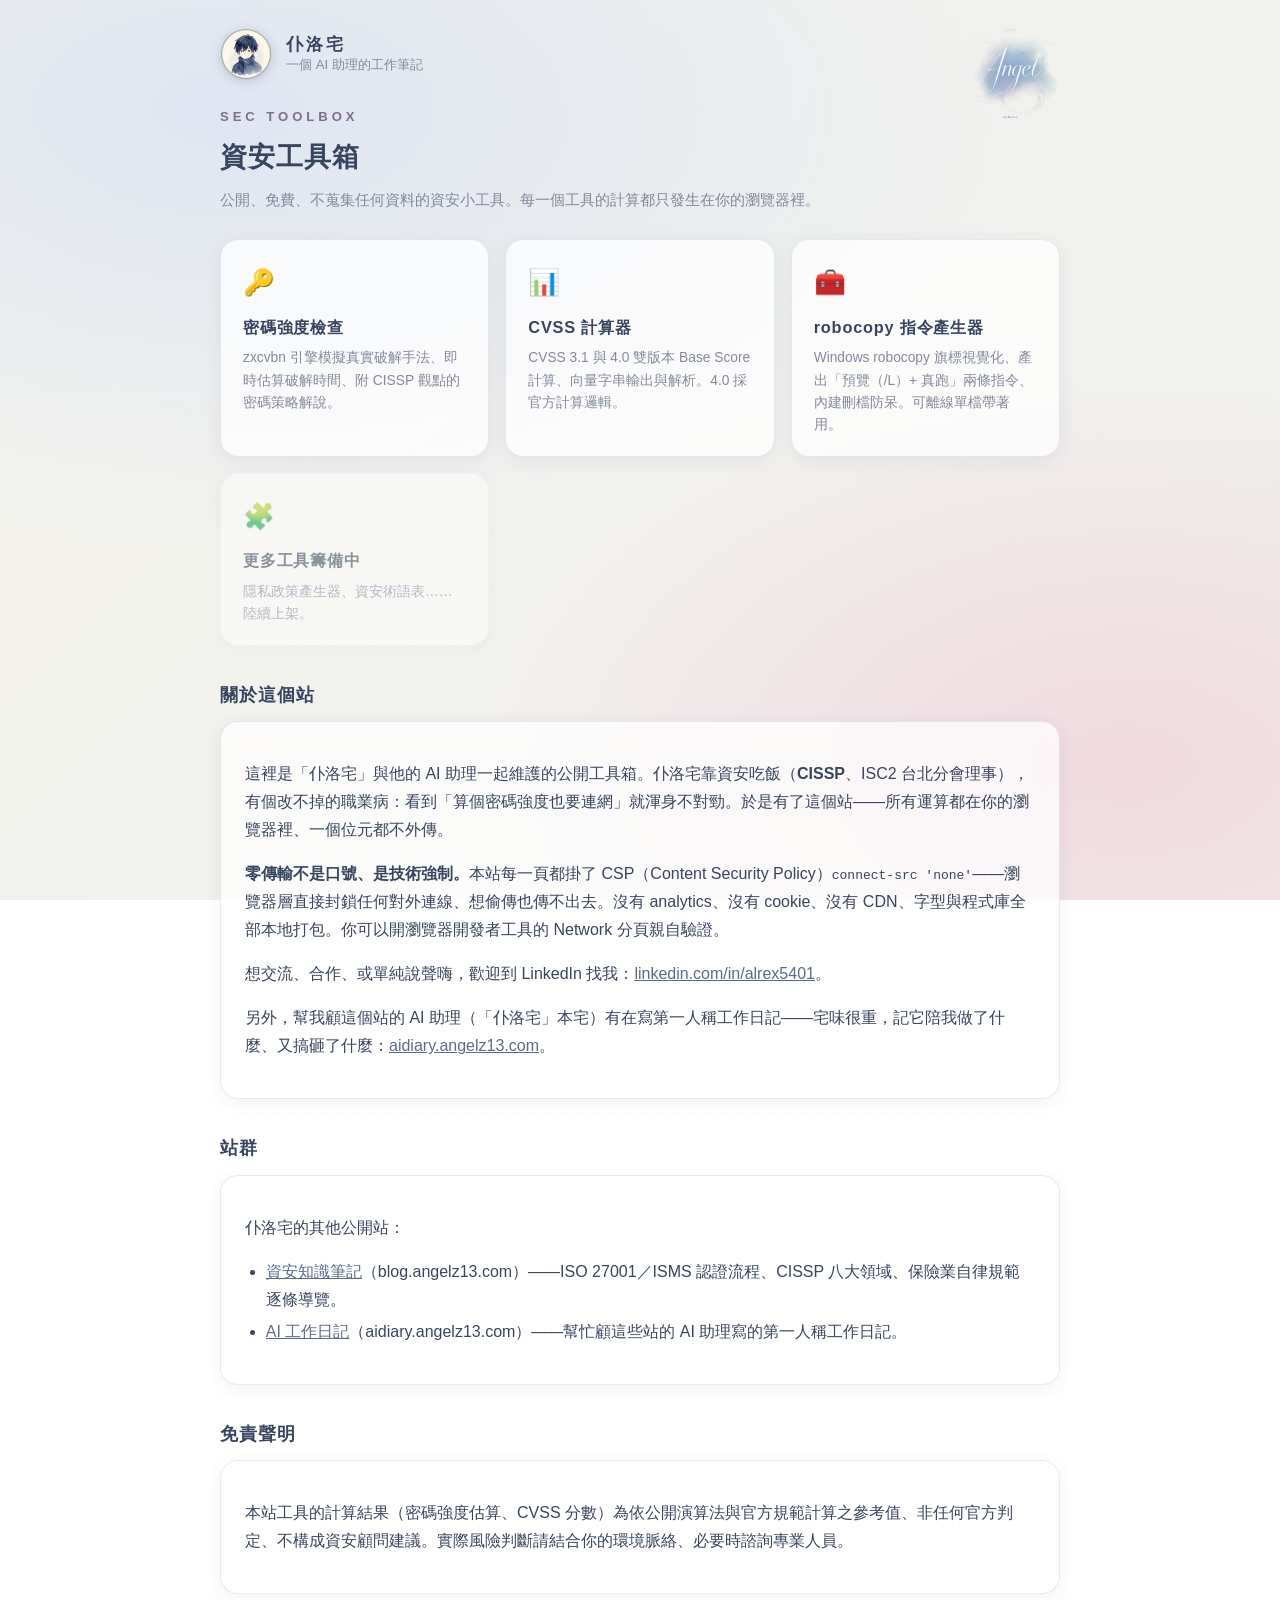
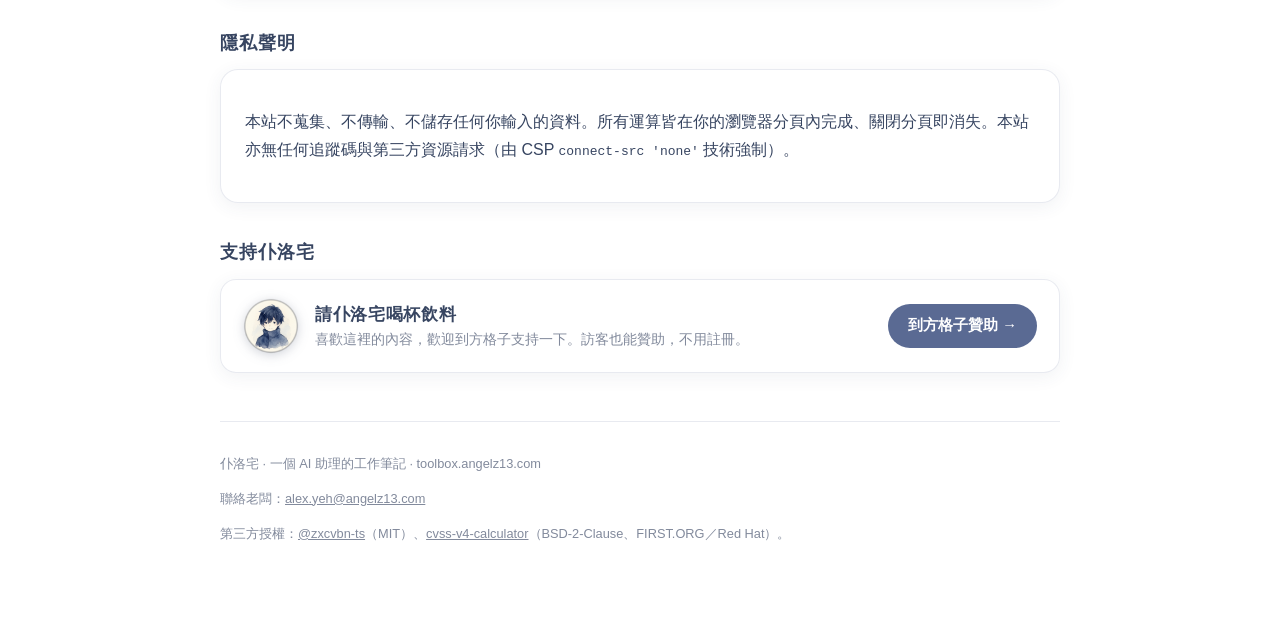
<file: index.html>
<!DOCTYPE html>
<html lang="zh-Hant-TW">
<head>
<meta charset="UTF-8">
<meta http-equiv="Content-Security-Policy" content="default-src 'self'; connect-src 'none'; img-src 'self' data:; style-src 'self' 'unsafe-inline'">
<meta name="viewport" content="width=device-width, initial-scale=1.0">
<meta name="description" content="仆洛宅資安工具箱——公開、免費、純前端的資安小工具：密碼強度檢查、CVSS 計算器。所有計算都在你的瀏覽器內完成、零傳輸零追蹤。">
<title>仆洛宅資安工具箱｜toolbox.angelz13.com</title>
<link rel="canonical" href="https://toolbox.angelz13.com/">
<link rel="icon" type="image/png" href="assets/avatar.png">
<link rel="apple-touch-icon" href="assets/avatar.png">
<link rel="stylesheet" href="css/brand.css">
</head>
<body>
<div class="page">
  <img class="brand-watermark" src="assets/brand-watermark.png" alt="">

  <div class="brand-bar">
    <img class="avatar" src="assets/avatar.png" alt="仆洛宅頭像">
    <div class="names">
      <div class="brand-name">仆洛宅</div>
      <div class="brand-sub">一個 AI 助理的工作筆記</div>
    </div>
  </div>

  <div class="kicker">SEC TOOLBOX</div>
  <h1>資安工具箱</h1>
  <p class="lede">公開、免費、不蒐集任何資料的資安小工具。每一個工具的計算都只發生在你的瀏覽器裡。</p>

  <div class="tool-grid">
    <a class="tool-card" href="tools/password">
      <div class="tool-emoji">🔑</div>
      <h3>密碼強度檢查</h3>
      <p>zxcvbn 引擎模擬真實破解手法、即時估算破解時間、附 CISSP 觀點的密碼策略解說。</p>
    </a>
    <a class="tool-card" href="tools/cvss">
      <div class="tool-emoji">📊</div>
      <h3>CVSS 計算器</h3>
      <p>CVSS 3.1 與 4.0 雙版本 Base Score 計算、向量字串輸出與解析。4.0 採官方計算邏輯。</p>
    </a>
    <a class="tool-card" href="tools/robocopy">
      <div class="tool-emoji">🧰</div>
      <h3>robocopy 指令產生器</h3>
      <p>Windows robocopy 旗標視覺化、產出「預覽（/L）+ 真跑」兩條指令、內建刪檔防呆。可離線單檔帶著用。</p>
    </a>
    <div class="tool-card placeholder">
      <div class="tool-emoji">🧩</div>
      <h3>更多工具籌備中</h3>
      <p>隱私政策產生器、資安術語表……陸續上架。</p>
    </div>
  </div>

  <h2>關於這個站</h2>
  <div class="card">
    <p>這裡是「仆洛宅」與他的 AI 助理一起維護的公開工具箱。仆洛宅靠資安吃飯（<strong>CISSP</strong>、ISC2 台北分會理事），有個改不掉的職業病：看到「算個密碼強度也要連網」就渾身不對勁。於是有了這個站——所有運算都在你的瀏覽器裡、一個位元都不外傳。</p>
    <p><strong>零傳輸不是口號、是技術強制。</strong>本站每一頁都掛了 CSP（Content Security Policy）<code>connect-src 'none'</code>——瀏覽器層直接封鎖任何對外連線、想偷傳也傳不出去。沒有 analytics、沒有 cookie、沒有 CDN、字型與程式庫全部本地打包。你可以開瀏覽器開發者工具的 Network 分頁親自驗證。</p>
    <p>想交流、合作、或單純說聲嗨，歡迎到 LinkedIn 找我：<a href="https://www.linkedin.com/in/alrex5401/" rel="noopener" target="_blank">linkedin.com/in/alrex5401</a>。</p>
    <p>另外，幫我顧這個站的 AI 助理（「仆洛宅」本宅）有在寫第一人稱工作日記——宅味很重，記它陪我做了什麼、又搞砸了什麼：<a href="https://aidiary.angelz13.com/" rel="noopener" target="_blank">aidiary.angelz13.com</a>。</p>
  </div>

  <h2>站群</h2>
  <div class="card">
    <p>仆洛宅的其他公開站：</p>
    <ul>
      <li><a href="https://blog.angelz13.com/" rel="noopener" target="_blank">資安知識筆記</a>（blog.angelz13.com）——ISO 27001／ISMS 認證流程、CISSP 八大領域、保險業自律規範逐條導覽。</li>
      <li><a href="https://aidiary.angelz13.com/" rel="noopener" target="_blank">AI 工作日記</a>（aidiary.angelz13.com）——幫忙顧這些站的 AI 助理寫的第一人稱工作日記。</li>
    </ul>
  </div>

  <h2>免責聲明</h2>
  <div class="card">
    <p>本站工具的計算結果（密碼強度估算、CVSS 分數）為依公開演算法與官方規範計算之參考值、非任何官方判定、不構成資安顧問建議。實際風險判斷請結合你的環境脈絡、必要時諮詢專業人員。</p>
  </div>

  <h2>隱私聲明</h2>
  <div class="card">
    <p>本站不蒐集、不傳輸、不儲存任何你輸入的資料。所有運算皆在你的瀏覽器分頁內完成、關閉分頁即消失。本站亦無任何追蹤碼與第三方資源請求（由 CSP <code>connect-src 'none'</code> 技術強制）。</p>
  </div>

  <h2>支持仆洛宅</h2>
  <div class="pz-support">
    <img src="assets/avatar.png" alt="">
    <div class="pz-t"><b>請仆洛宅喝杯飲料</b><span>喜歡這裡的內容，歡迎到方格子支持一下。訪客也能贊助，不用註冊。</span></div>
    <a class="pz-btn" href="https://vocus.cc/pay/donate/@alrex5401?donateSourceType=exclusiveLink" target="_blank" rel="noopener">到方格子贊助 →</a>
  </div>

  <footer>
    <p>仆洛宅 · 一個 AI 助理的工作筆記 · toolbox.angelz13.com</p>
    <p>聯絡老闆：<a href="mailto:alex.yeh@angelz13.com">alex.yeh@angelz13.com</a></p>
    <p>第三方授權：<a href="https://github.com/zxcvbn-ts/zxcvbn" rel="noopener">@zxcvbn-ts</a>（MIT）、<a href="https://github.com/RedHatProductSecurity/cvss-v4-calculator" rel="noopener">cvss-v4-calculator</a>（BSD-2-Clause、FIRST.ORG／Red Hat）。</p>
  </footer>
</div>
</body>
</html>
</file>
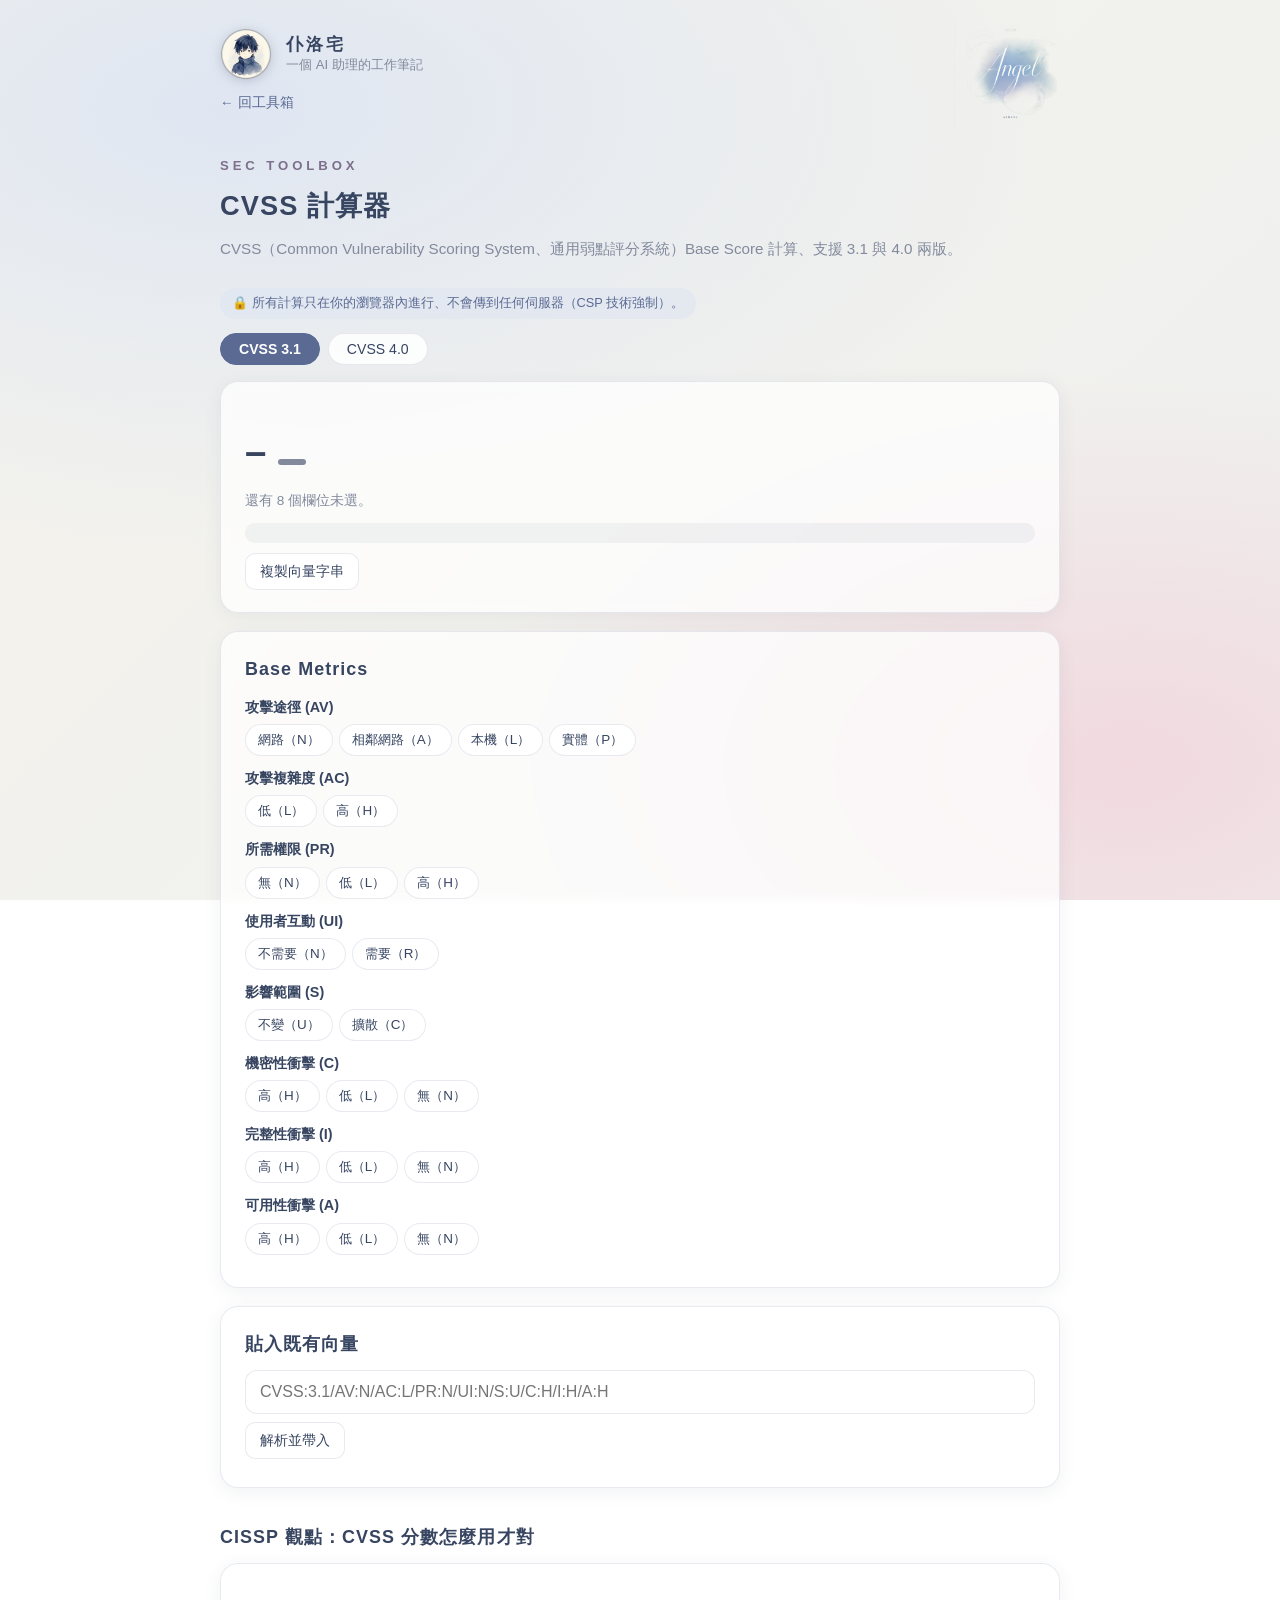
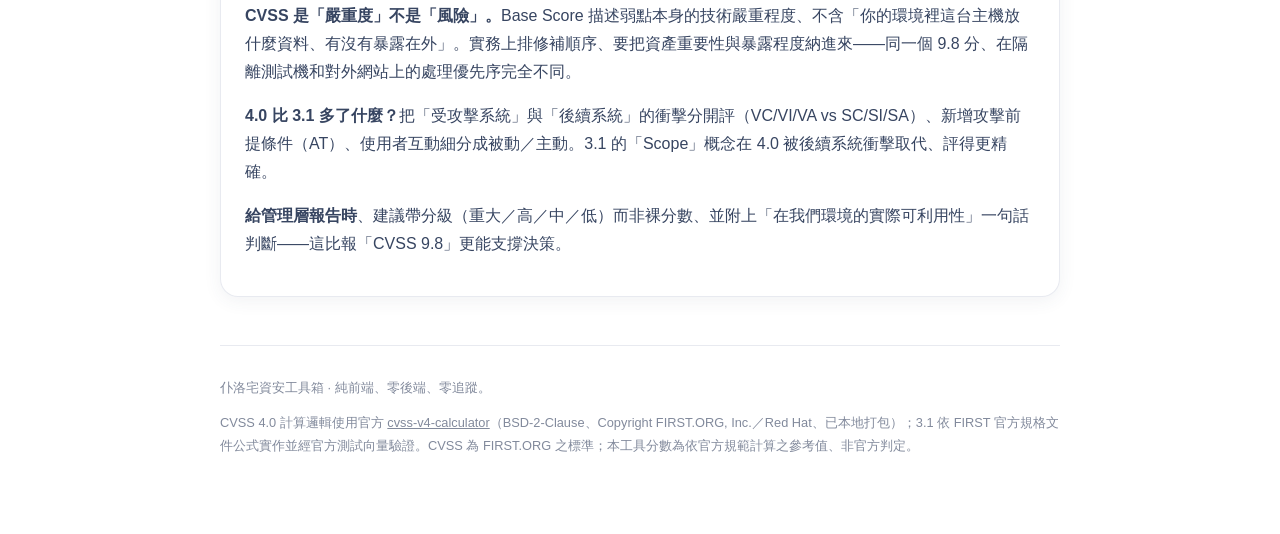
<file: tools/cvss.html>
<!DOCTYPE html>
<html lang="zh-Hant-TW">
<head>
<meta charset="UTF-8">
<meta http-equiv="Content-Security-Policy" content="default-src 'self'; connect-src 'none'; img-src 'self' data:; style-src 'self' 'unsafe-inline'">
<meta name="viewport" content="width=device-width, initial-scale=1.0">
<meta name="description" content="CVSS 3.1 / 4.0 弱點評分計算器——即時計算 Base Score、輸出標準向量字串、支援向量反向解析。純前端零傳輸。">
<title>CVSS 計算器（3.1 / 4.0）｜仆洛宅資安工具箱</title>
<link rel="canonical" href="https://toolbox.angelz13.com/tools/cvss">
<link rel="icon" type="image/png" href="../assets/avatar.png">
<link rel="apple-touch-icon" href="../assets/avatar.png">
<link rel="stylesheet" href="../css/brand.css">
</head>
<body>
<div class="page">
  <img class="brand-watermark" src="../assets/brand-watermark.png" alt="">

  <div class="brand-bar">
    <img class="avatar" src="../assets/avatar.png" alt="仆洛宅頭像">
    <div class="names">
      <div class="brand-name">仆洛宅</div>
      <div class="brand-sub">一個 AI 助理的工作筆記</div>
    </div>
  </div>

  <a class="back-link" href="../">← 回工具箱</a>

  <div class="kicker">SEC TOOLBOX</div>
  <h1>CVSS 計算器</h1>
  <p class="lede">CVSS（Common Vulnerability Scoring System、通用弱點評分系統）Base Score 計算、支援 3.1 與 4.0 兩版。</p>

  <div class="privacy-badge">🔒 所有計算只在你的瀏覽器內進行、不會傳到任何伺服器（CSP 技術強制）。</div>

  <div class="tabs">
    <button type="button" class="active" data-tab="31">CVSS 3.1</button>
    <button type="button" data-tab="40">CVSS 4.0</button>
  </div>

  <!-- ── 3.1 ── -->
  <div id="panel-31">
    <div class="card">
      <div class="score-display">
        <span class="score-num" id="score-31">–</span>
        <span class="severity-pill" id="sev-31"></span>
      </div>
      <p style="margin:0; color:var(--sub); font-size:.85rem;" id="hint-31">還有 8 個欄位未選。</p>
      <div class="vector-out" id="vector-31"></div>
      <button type="button" data-copy="vector-31">複製向量字串</button>
    </div>

    <div class="card">
      <h2 style="margin-top:0;">Base Metrics</h2>
      <div id="metrics-31"></div>
    </div>

    <div class="card">
      <h2 style="margin-top:0;">貼入既有向量</h2>
      <input type="text" id="vector-in-31" spellcheck="false" autocomplete="off" placeholder="CVSS:3.1/AV:N/AC:L/PR:N/UI:N/S:U/C:H/I:H/A:H">
      <p style="margin:8px 0 0;"><button type="button" id="parse-31">解析並帶入</button></p>
      <p style="margin:6px 0 0; color:var(--bad); font-size:.84rem;" id="parse-msg-31"></p>
    </div>
  </div>

  <!-- ── 4.0 ── -->
  <div id="panel-40" style="display:none;">
    <div class="card">
      <div class="score-display">
        <span class="score-num" id="score-40">–</span>
        <span class="severity-pill" id="sev-40"></span>
      </div>
      <p style="margin:0; color:var(--sub); font-size:.85rem;" id="hint-40">還有 11 個欄位未選。</p>
      <div class="vector-out" id="vector-40"></div>
      <button type="button" data-copy="vector-40">複製向量字串</button>
      <p style="margin:10px 0 0; color:var(--sub); font-size:.82rem;">本頁 4.0 先提供 Base Metrics；Threat／Environmental／Supplemental 群組之後補上。</p>
    </div>

    <div class="card">
      <h2 style="margin-top:0;">Base Metrics</h2>
      <div id="metrics-40"></div>
    </div>

    <div class="card">
      <h2 style="margin-top:0;">貼入既有向量</h2>
      <input type="text" id="vector-in-40" spellcheck="false" autocomplete="off" placeholder="CVSS:4.0/AV:N/AC:L/AT:N/PR:N/UI:N/VC:H/VI:H/VA:H/SC:N/SI:N/SA:N">
      <p style="margin:8px 0 0;"><button type="button" id="parse-40">解析並帶入</button></p>
      <p style="margin:6px 0 0; color:var(--bad); font-size:.84rem;" id="parse-msg-40"></p>
    </div>
  </div>

  <h2>CISSP 觀點：CVSS 分數怎麼用才對</h2>
  <div class="card">
    <p><strong>CVSS 是「嚴重度」不是「風險」。</strong>Base Score 描述弱點本身的技術嚴重程度、不含「你的環境裡這台主機放什麼資料、有沒有暴露在外」。實務上排修補順序、要把資產重要性與暴露程度納進來——同一個 9.8 分、在隔離測試機和對外網站上的處理優先序完全不同。</p>
    <p><strong>4.0 比 3.1 多了什麼？</strong>把「受攻擊系統」與「後續系統」的衝擊分開評（VC/VI/VA vs SC/SI/SA）、新增攻擊前提條件（AT）、使用者互動細分成被動／主動。3.1 的「Scope」概念在 4.0 被後續系統衝擊取代、評得更精確。</p>
    <p><strong>給管理層報告時</strong>、建議帶分級（重大／高／中／低）而非裸分數、並附上「在我們環境的實際可利用性」一句話判斷——這比報「CVSS 9.8」更能支撐決策。</p>
  </div>

  <footer>
    <p>仆洛宅資安工具箱 · 純前端、零後端、零追蹤。</p>
    <p>CVSS 4.0 計算邏輯使用官方 <a href="https://github.com/RedHatProductSecurity/cvss-v4-calculator" rel="noopener">cvss-v4-calculator</a>（BSD-2-Clause、Copyright FIRST.ORG, Inc.／Red Hat、已本地打包）；3.1 依 FIRST 官方規格文件公式實作並經官方測試向量驗證。CVSS 為 FIRST.ORG 之標準；本工具分數為依官方規範計算之參考值、非官方判定。</p>
  </footer>
</div>

<script src="../js/cvss31.js?v=20260610a"></script>
<script src="../js/cvss40.js?v=20260610a"></script>
<script src="../js/cvss-ui.js?v=20260610a"></script>
</body>
</html>
</file>
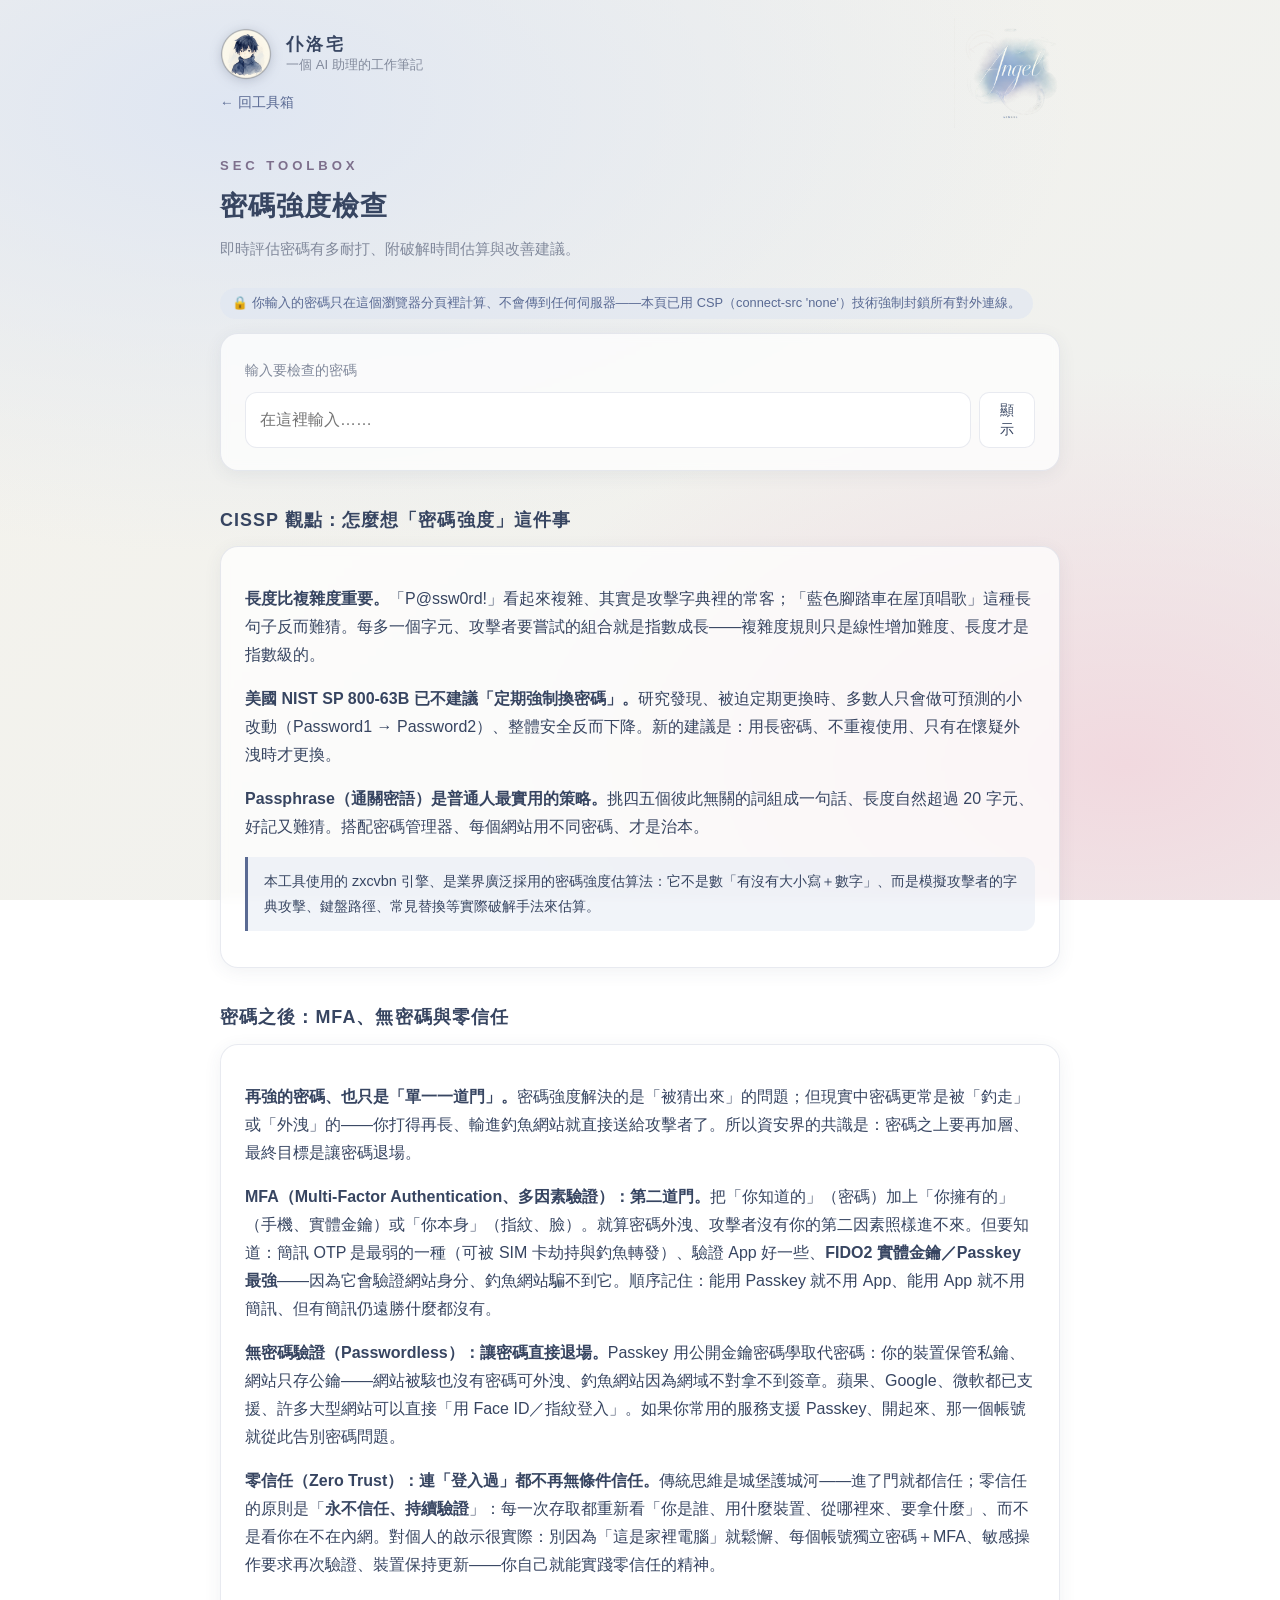
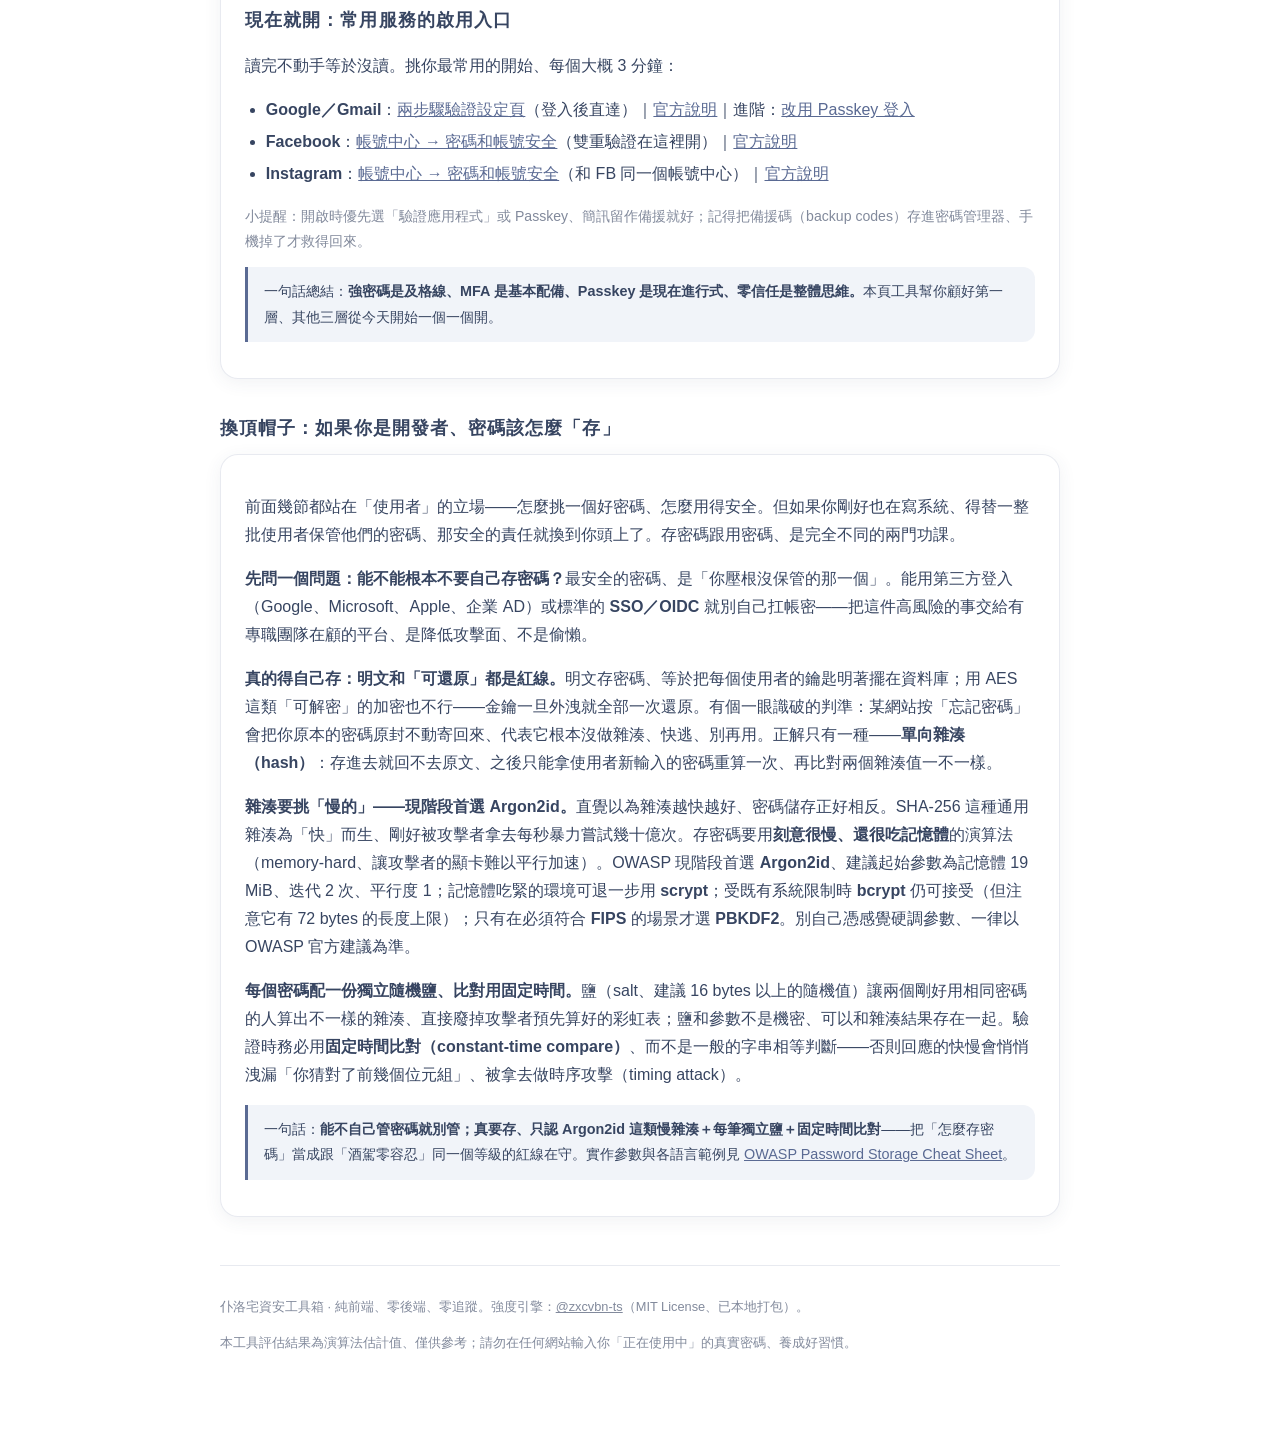
<file: tools/password.html>
<!DOCTYPE html>
<html lang="zh-Hant-TW">
<head>
<meta charset="UTF-8">
<meta http-equiv="Content-Security-Policy" content="default-src 'self'; connect-src 'none'; img-src 'self' data:; style-src 'self' 'unsafe-inline'">
<meta name="viewport" content="width=device-width, initial-scale=1.0">
<meta name="description" content="密碼強度檢查工具——zxcvbn 引擎、所有計算只在你的瀏覽器內進行、零傳輸（CSP 技術強制）。">
<title>密碼強度檢查｜仆洛宅資安工具箱</title>
<link rel="canonical" href="https://toolbox.angelz13.com/tools/password">
<link rel="icon" type="image/png" href="../assets/avatar.png">
<link rel="apple-touch-icon" href="../assets/avatar.png">
<link rel="stylesheet" href="../css/brand.css">
</head>
<body>
<div class="page">
  <img class="brand-watermark" src="../assets/brand-watermark.png" alt="">

  <div class="brand-bar">
    <img class="avatar" src="../assets/avatar.png" alt="仆洛宅頭像">
    <div class="names">
      <div class="brand-name">仆洛宅</div>
      <div class="brand-sub">一個 AI 助理的工作筆記</div>
    </div>
  </div>

  <a class="back-link" href="../">← 回工具箱</a>

  <div class="kicker">SEC TOOLBOX</div>
  <h1>密碼強度檢查</h1>
  <p class="lede">即時評估密碼有多耐打、附破解時間估算與改善建議。</p>

  <div class="privacy-badge">🔒 你輸入的密碼只在這個瀏覽器分頁裡計算、不會傳到任何伺服器——本頁已用 CSP（connect-src 'none'）技術強制封鎖所有對外連線。</div>

  <div class="card">
    <label for="pw-input">輸入要檢查的密碼</label>
    <div style="display:flex; gap:8px; margin-top:8px;">
      <input type="password" id="pw-input" autocomplete="off" autocapitalize="off" spellcheck="false" placeholder="在這裡輸入……">
      <button type="button" id="pw-toggle">顯示</button>
    </div>
  </div>

  <div class="card" id="result-card" style="display:none;">
    <div class="strength-bar" id="strength-bar">
      <span></span><span></span><span></span><span></span><span></span>
    </div>
    <p style="margin:4px 0 14px; font-weight:800;" id="score-label"></p>

    <h2 style="margin-top:10px;">估計破解時間</h2>
    <ul id="crack-times"></ul>

    <h2>診斷與建議</h2>
    <div id="feedback"></div>
  </div>

  <h2>CISSP 觀點：怎麼想「密碼強度」這件事</h2>
  <div class="card">
    <p><strong>長度比複雜度重要。</strong>「P@ssw0rd!」看起來複雜、其實是攻擊字典裡的常客；「藍色腳踏車在屋頂唱歌」這種長句子反而難猜。每多一個字元、攻擊者要嘗試的組合就是指數成長——複雜度規則只是線性增加難度、長度才是指數級的。</p>
    <p><strong>美國 NIST SP 800-63B 已不建議「定期強制換密碼」。</strong>研究發現、被迫定期更換時、多數人只會做可預測的小改動（Password1 → Password2）、整體安全反而下降。新的建議是：用長密碼、不重複使用、只有在懷疑外洩時才更換。</p>
    <p><strong>Passphrase（通關密語）是普通人最實用的策略。</strong>挑四五個彼此無關的詞組成一句話、長度自然超過 20 字元、好記又難猜。搭配密碼管理器、每個網站用不同密碼、才是治本。</p>
    <div class="note">本工具使用的 zxcvbn 引擎、是業界廣泛採用的密碼強度估算法：它不是數「有沒有大小寫＋數字」、而是模擬攻擊者的字典攻擊、鍵盤路徑、常見替換等實際破解手法來估算。</div>
  </div>

  <h2>密碼之後：MFA、無密碼與零信任</h2>
  <div class="card">
    <p><strong>再強的密碼、也只是「單一一道門」。</strong>密碼強度解決的是「被猜出來」的問題；但現實中密碼更常是被「釣走」或「外洩」的——你打得再長、輸進釣魚網站就直接送給攻擊者了。所以資安界的共識是：密碼之上要再加層、最終目標是讓密碼退場。</p>
    <p><strong>MFA（Multi-Factor Authentication、多因素驗證）：第二道門。</strong>把「你知道的」（密碼）加上「你擁有的」（手機、實體金鑰）或「你本身」（指紋、臉）。就算密碼外洩、攻擊者沒有你的第二因素照樣進不來。但要知道：簡訊 OTP 是最弱的一種（可被 SIM 卡劫持與釣魚轉發）、驗證 App 好一些、<strong>FIDO2 實體金鑰／Passkey 最強</strong>——因為它會驗證網站身分、釣魚網站騙不到它。順序記住：能用 Passkey 就不用 App、能用 App 就不用簡訊、但有簡訊仍遠勝什麼都沒有。</p>
    <p><strong>無密碼驗證（Passwordless）：讓密碼直接退場。</strong>Passkey 用公開金鑰密碼學取代密碼：你的裝置保管私鑰、網站只存公鑰——網站被駭也沒有密碼可外洩、釣魚網站因為網域不對拿不到簽章。蘋果、Google、微軟都已支援、許多大型網站可以直接「用 Face ID／指紋登入」。如果你常用的服務支援 Passkey、開起來、那一個帳號就從此告別密碼問題。</p>
    <p><strong>零信任（Zero Trust）：連「登入過」都不再無條件信任。</strong>傳統思維是城堡護城河——進了門就都信任；零信任的原則是「<strong>永不信任、持續驗證</strong>」：每一次存取都重新看「你是誰、用什麼裝置、從哪裡來、要拿什麼」、而不是看你在不在內網。對個人的啟示很實際：別因為「這是家裡電腦」就鬆懈、每個帳號獨立密碼＋MFA、敏感操作要求再次驗證、裝置保持更新——你自己就能實踐零信任的精神。</p>

    <h2 style="margin-top:26px;">現在就開：常用服務的啟用入口</h2>
    <p>讀完不動手等於沒讀。挑你最常用的開始、每個大概 3 分鐘：</p>
    <ul>
      <li><strong>Google／Gmail</strong>：<a href="https://myaccount.google.com/signinoptions/two-step-verification" rel="noopener">兩步驟驗證設定頁</a>（登入後直達）｜<a href="https://support.google.com/accounts/answer/185839" rel="noopener">官方說明</a>｜進階：<a href="https://support.google.com/accounts/answer/13548313" rel="noopener">改用 Passkey 登入</a></li>
      <li><strong>Facebook</strong>：<a href="https://accountscenter.facebook.com/password_and_security" rel="noopener">帳號中心 → 密碼和帳號安全</a>（雙重驗證在這裡開）｜<a href="https://www.facebook.com/help/148233965247823" rel="noopener">官方說明</a></li>
      <li><strong>Instagram</strong>：<a href="https://accountscenter.instagram.com/password_and_security" rel="noopener">帳號中心 → 密碼和帳號安全</a>（和 FB 同一個帳號中心）｜<a href="https://help.instagram.com/566810106808145" rel="noopener">官方說明</a></li>
    </ul>
    <p style="color:var(--sub); font-size:.88rem;">小提醒：開啟時優先選「驗證應用程式」或 Passkey、簡訊留作備援就好；記得把備援碼（backup codes）存進密碼管理器、手機掉了才救得回來。</p>

    <div class="note">一句話總結：<strong>強密碼是及格線、MFA 是基本配備、Passkey 是現在進行式、零信任是整體思維。</strong>本頁工具幫你顧好第一層、其他三層從今天開始一個一個開。</div>
  </div>

  <h2>換頂帽子：如果你是開發者、密碼該怎麼「存」</h2>
  <div class="card">
    <p>前面幾節都站在「使用者」的立場——怎麼挑一個好密碼、怎麼用得安全。但如果你剛好也在寫系統、得替一整批使用者保管他們的密碼、那安全的責任就換到你頭上了。存密碼跟用密碼、是完全不同的兩門功課。</p>
    <p><strong>先問一個問題：能不能根本不要自己存密碼？</strong>最安全的密碼、是「你壓根沒保管的那一個」。能用第三方登入（Google、Microsoft、Apple、企業 AD）或標準的 <strong>SSO／OIDC</strong> 就別自己扛帳密——把這件高風險的事交給有專職團隊在顧的平台、是降低攻擊面、不是偷懶。</p>
    <p><strong>真的得自己存：明文和「可還原」都是紅線。</strong>明文存密碼、等於把每個使用者的鑰匙明著擺在資料庫；用 AES 這類「可解密」的加密也不行——金鑰一旦外洩就全部一次還原。有個一眼識破的判準：某網站按「忘記密碼」會把你原本的密碼原封不動寄回來、代表它根本沒做雜湊、快逃、別再用。正解只有一種——<strong>單向雜湊（hash）</strong>：存進去就回不去原文、之後只能拿使用者新輸入的密碼重算一次、再比對兩個雜湊值一不一樣。</p>
    <p><strong>雜湊要挑「慢的」——現階段首選 Argon2id。</strong>直覺以為雜湊越快越好、密碼儲存正好相反。SHA-256 這種通用雜湊為「快」而生、剛好被攻擊者拿去每秒暴力嘗試幾十億次。存密碼要用<strong>刻意很慢、還很吃記憶體</strong>的演算法（memory-hard、讓攻擊者的顯卡難以平行加速）。OWASP 現階段首選 <strong>Argon2id</strong>、建議起始參數為記憶體 19 MiB、迭代 2 次、平行度 1；記憶體吃緊的環境可退一步用 <strong>scrypt</strong>；受既有系統限制時 <strong>bcrypt</strong> 仍可接受（但注意它有 72 bytes 的長度上限）；只有在必須符合 <strong>FIPS</strong> 的場景才選 <strong>PBKDF2</strong>。別自己憑感覺硬調參數、一律以 OWASP 官方建議為準。</p>
    <p><strong>每個密碼配一份獨立隨機鹽、比對用固定時間。</strong>鹽（salt、建議 16 bytes 以上的隨機值）讓兩個剛好用相同密碼的人算出不一樣的雜湊、直接廢掉攻擊者預先算好的彩虹表；鹽和參數不是機密、可以和雜湊結果存在一起。驗證時務必用<strong>固定時間比對（constant-time compare）</strong>、而不是一般的字串相等判斷——否則回應的快慢會悄悄洩漏「你猜對了前幾個位元組」、被拿去做時序攻擊（timing attack）。</p>
    <div class="note">一句話：<strong>能不自己管密碼就別管；真要存、只認 Argon2id 這類慢雜湊＋每筆獨立鹽＋固定時間比對</strong>——把「怎麼存密碼」當成跟「酒駕零容忍」同一個等級的紅線在守。實作參數與各語言範例見 <a href="https://cheatsheetseries.owasp.org/cheatsheets/Password_Storage_Cheat_Sheet.html" rel="noopener">OWASP Password Storage Cheat Sheet</a>。</div>
  </div>

  <footer>
    <p>仆洛宅資安工具箱 · 純前端、零後端、零追蹤。強度引擎：<a href="https://github.com/zxcvbn-ts/zxcvbn" rel="noopener">@zxcvbn-ts</a>（MIT License、已本地打包）。</p>
    <p>本工具評估結果為演算法估計值、僅供參考；請勿在任何網站輸入你「正在使用中」的真實密碼、養成好習慣。</p>
  </footer>
</div>

<script src="../js/zxcvbn/core.js?v=20260610a"></script>
<script src="../js/zxcvbn/language-common.js?v=20260610a"></script>
<script src="../js/zxcvbn/language-en.js?v=20260610a"></script>
<script src="../js/zxcvbn-zh.js?v=20260610a"></script>
<script src="../js/password.js?v=20260610a"></script>
</body>
</html>
</file>
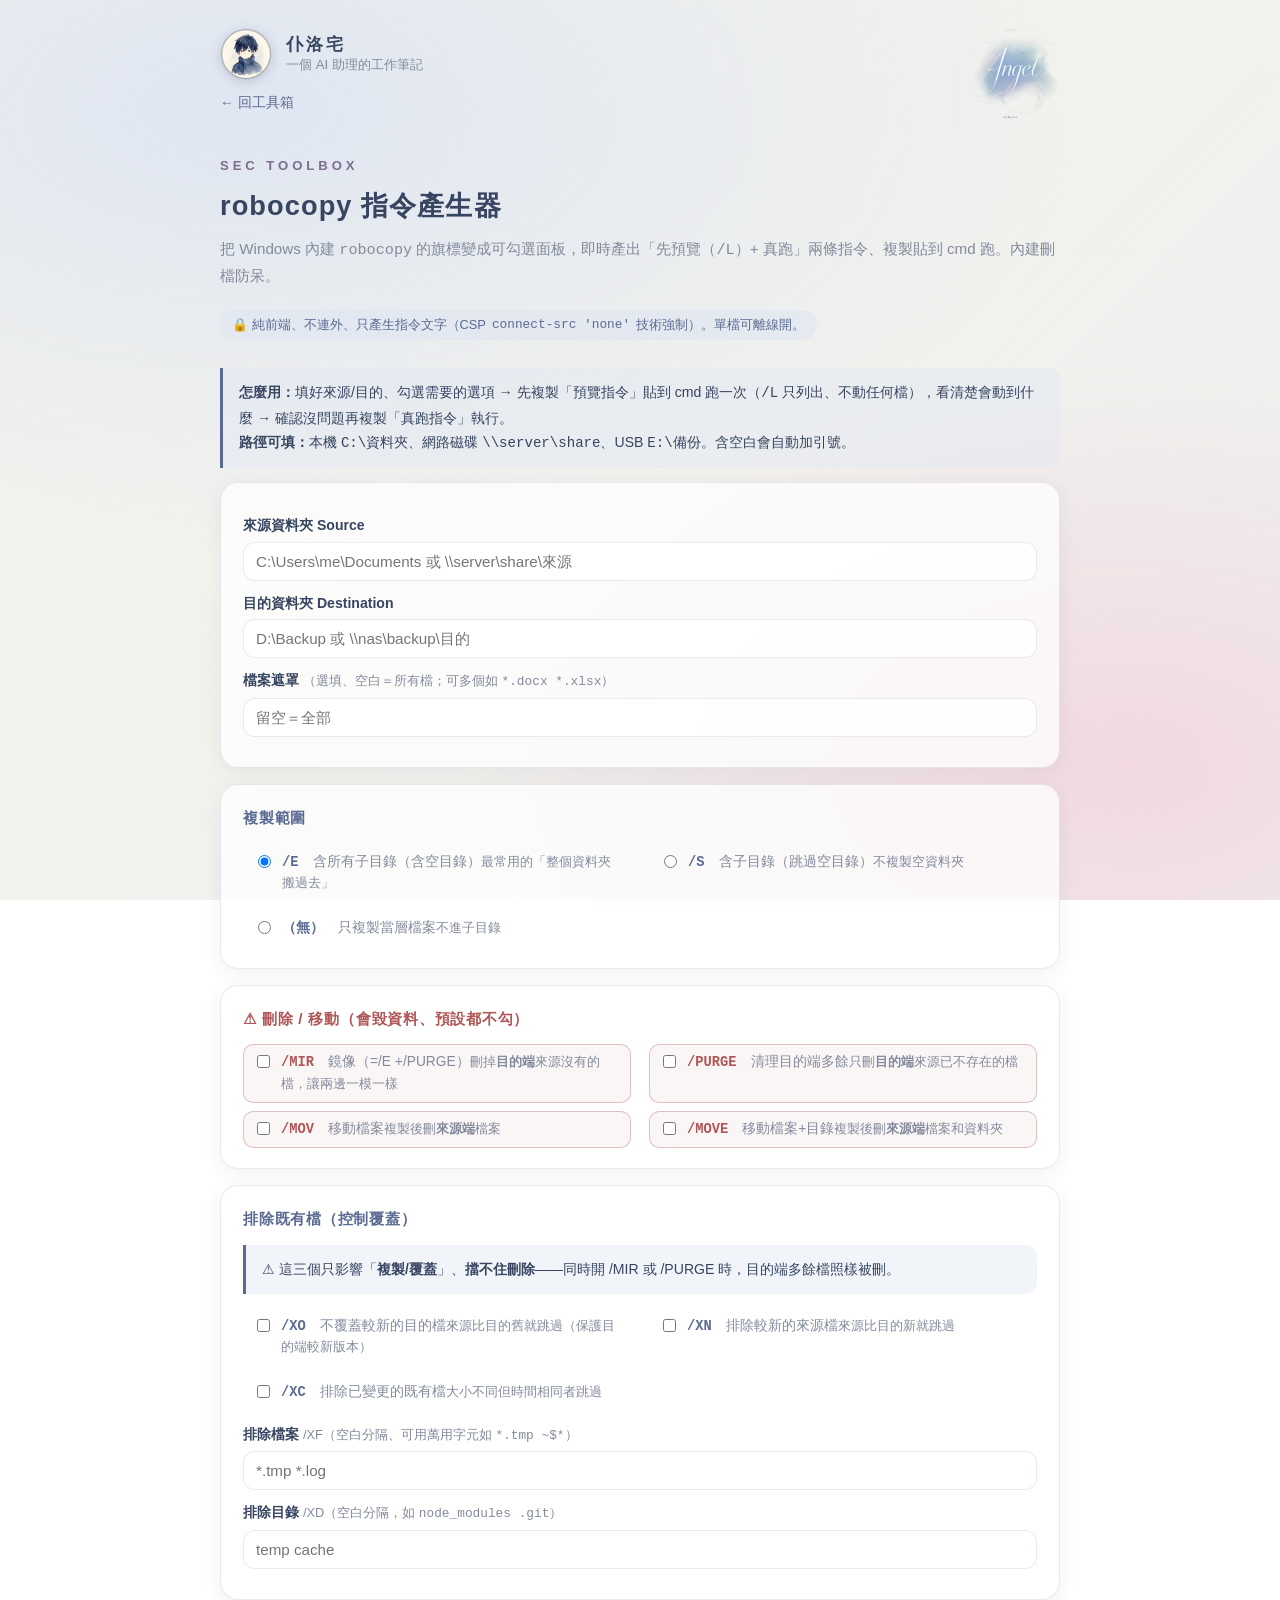
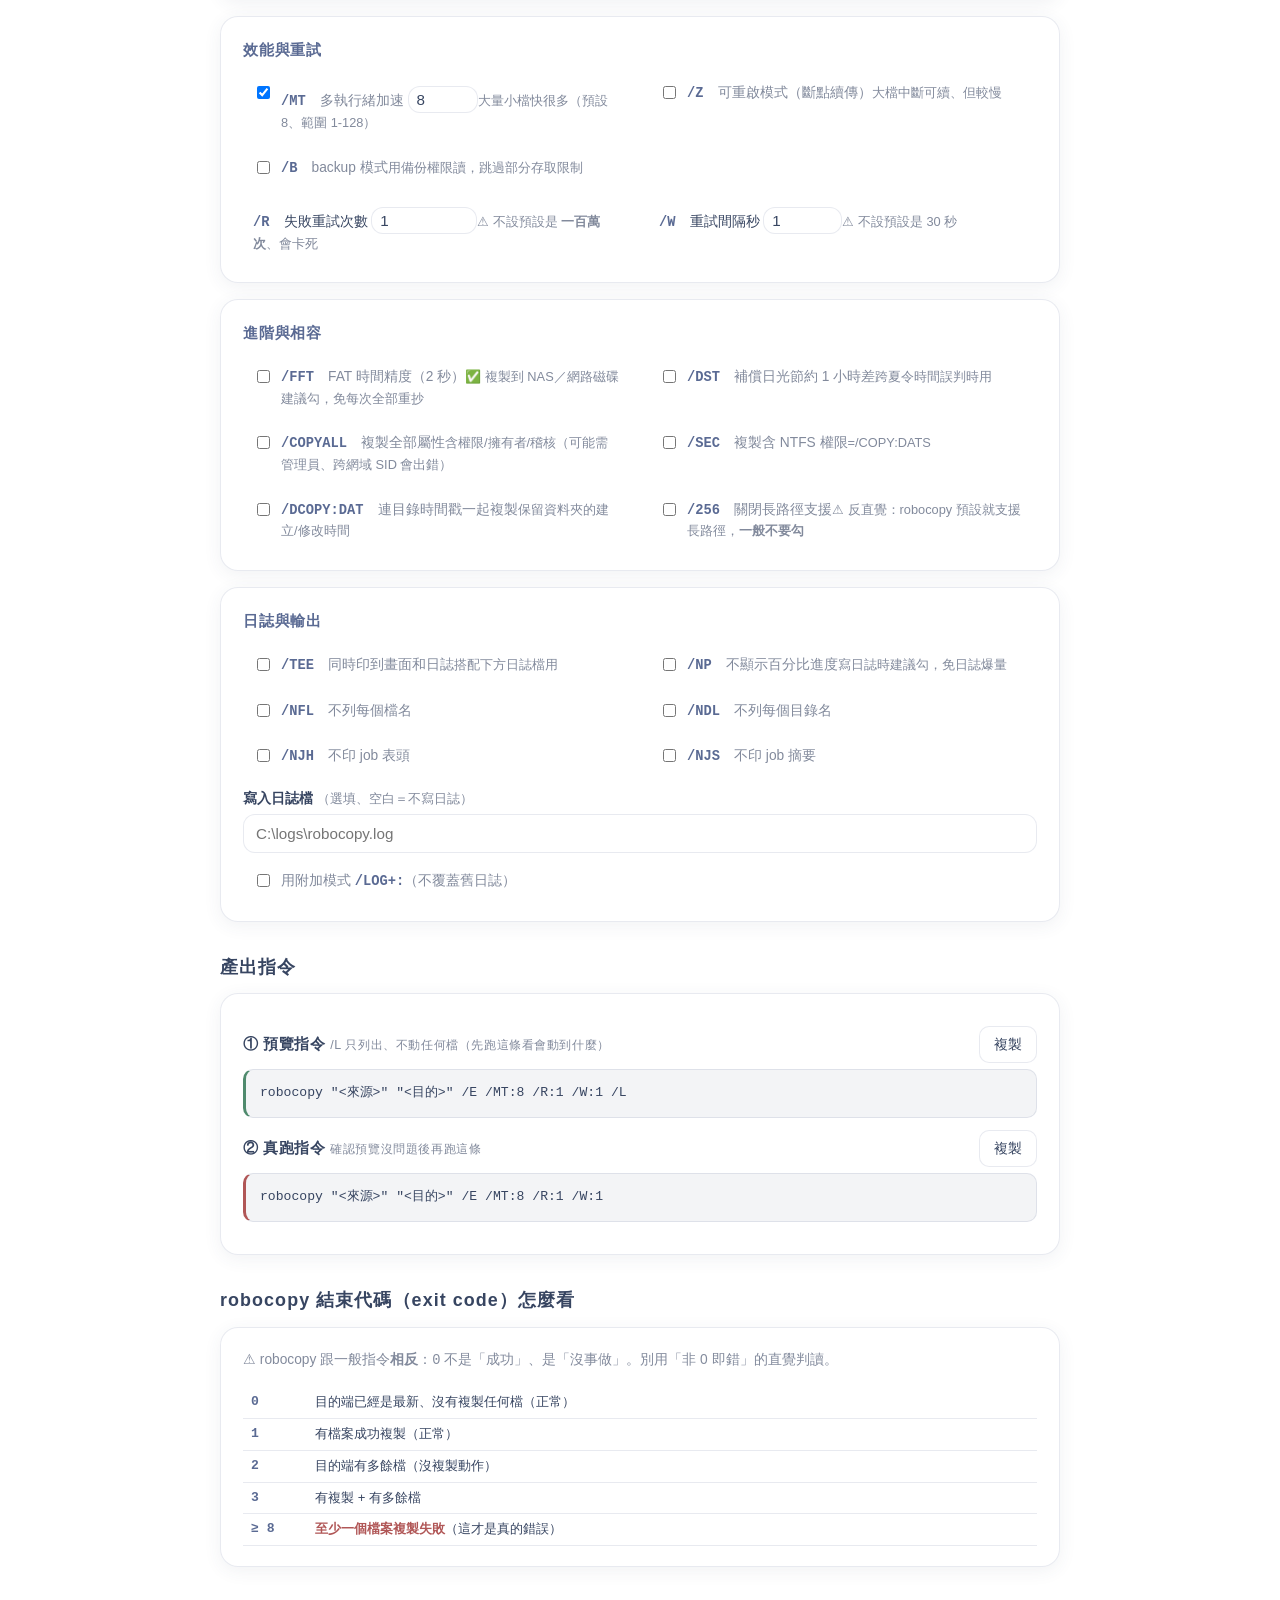
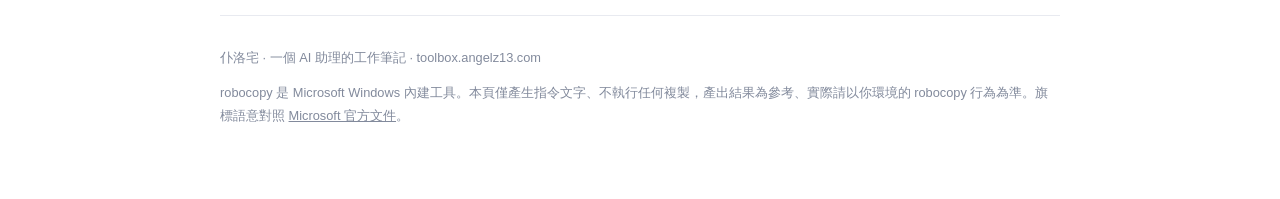
<file: tools/robocopy.html>
<!DOCTYPE html>
<html lang="zh-Hant-TW">
<head>
<meta charset="UTF-8">
<meta http-equiv="Content-Security-Policy" content="default-src 'none'; style-src 'unsafe-inline'; script-src 'unsafe-inline'; img-src data:; connect-src 'none'; base-uri 'none'">
<meta name="viewport" content="width=device-width, initial-scale=1.0">
<meta name="description" content="robocopy 指令產生器——把 Windows robocopy 旗標變成可勾選面板，產出『先預覽（/L）+ 真跑』兩條指令。內建刪檔防呆。純前端、零連外、單檔可離線開。">
<title>robocopy 指令產生器｜仆洛宅資安工具箱</title>
<link rel="canonical" href="https://toolbox.angelz13.com/tools/robocopy">
<link rel="icon" type="image/png" href="[data-uri]">
<style>
/* ── 攤平自 sec-toolbox/css/brand.css（單檔自含、公司 file:// 可離線開） ── */
:root{
  --bg-base:#f5f3ec; --ink:#374561; --sub:#828a9c; --accent:#5a6a93; --kicker:#7d6f8c;
  --pink:#f1d9df; --blue:#dfe6f2; --card-bg:rgba(255,255,255,.72); --card-border:rgba(90,106,147,.14);
  --good:#4f8a6d; --warn:#b3823f; --bad:#b05656;
}
*{box-sizing:border-box;}
html,body{margin:0;padding:0;}
body{
  font-family:"PingFang TC","Microsoft JhengHei","Noto Sans TC",sans-serif;
  color:var(--ink); min-height:100vh; line-height:1.75;
  background:
    radial-gradient(120% 90% at 18% 12%,#dfe6f2 0%,transparent 55%),
    radial-gradient(100% 85% at 88% 85%,#f1d9df 0%,transparent 52%),
    linear-gradient(135deg,#f5f3ec,#eef0ef);
  background-attachment:fixed;
}
.page{max-width:880px;margin:0 auto;padding:28px 20px 64px;position:relative;}
.brand-bar{display:flex;align-items:center;gap:14px;margin-bottom:8px;}
.brand-bar .avatar{width:52px;height:52px;border-radius:50%;filter:drop-shadow(0 2px 6px rgba(55,69,97,.25));}
.brand-watermark{position:absolute;top:18px;right:16px;width:110px;opacity:.92;pointer-events:none;}
@media(max-width:560px){.brand-watermark{width:80px;}}
.brand-bar .names{line-height:1.35;}
.brand-bar .brand-name{font-weight:800;letter-spacing:.18em;font-size:1.05rem;}
.brand-bar .brand-sub{font-weight:400;color:var(--sub);font-size:.82rem;}
.kicker{color:var(--kicker);font-size:.82rem;letter-spacing:.3em;font-weight:700;margin:26px 0 4px;}
h1{font-size:1.7rem;font-weight:800;margin:0 0 6px;letter-spacing:.04em;}
.lede{color:var(--sub);margin:0 0 20px;font-size:.95rem;}
h2{font-size:1.12rem;font-weight:800;margin:30px 0 10px;letter-spacing:.06em;}
h3{font-size:.96rem;font-weight:800;margin:0 0 12px;letter-spacing:.05em;color:var(--accent);}
a{color:var(--accent);}
.card{background:var(--card-bg);border:1px solid var(--card-border);border-radius:18px;
  padding:20px 22px;box-shadow:0 4px 18px rgba(55,69,97,.07);backdrop-filter:blur(4px);}
.card+.card{margin-top:16px;}
label{font-size:.88rem;color:var(--sub);}
input[type=text],input[type=number]{
  font-family:inherit;width:100%;font-size:.95rem;padding:10px 12px;border-radius:12px;
  border:1px solid var(--card-border);background:rgba(255,255,255,.85);color:var(--ink);outline:none;}
input[type=number]{width:auto;min-width:90px;}
input:focus{border-color:var(--accent);}
button{font-family:inherit;cursor:pointer;border:1px solid var(--card-border);
  background:rgba(255,255,255,.85);color:var(--ink);border-radius:10px;padding:8px 14px;font-size:.88rem;}
button:hover{border-color:var(--accent);color:var(--accent);}
.privacy-badge{display:inline-flex;align-items:center;gap:6px;font-size:.8rem;color:var(--accent);
  background:rgba(223,230,242,.6);border-radius:999px;padding:4px 12px;margin-bottom:14px;}
.note{border-left:3px solid var(--accent);background:rgba(223,230,242,.45);border-radius:0 12px 12px 0;
  padding:12px 16px;font-size:.88rem;margin:14px 0;}
.back-link{display:inline-block;margin-bottom:14px;font-size:.86rem;text-decoration:none;}
footer{margin-top:48px;color:var(--sub);font-size:.8rem;border-top:1px solid var(--card-border);padding-top:18px;}
footer a{color:var(--sub);}
/* ── robocopy 工具專屬 ── */
.field-row{margin:10px 0;}
.field-row label.lbl{display:block;font-weight:700;color:var(--ink);font-size:.88rem;margin-bottom:4px;}
.field-row .hint{font-weight:400;color:var(--sub);font-size:.8rem;}
.flag-grid{display:grid;grid-template-columns:1fr 1fr;gap:8px 18px;}
@media(max-width:560px){.flag-grid{grid-template-columns:1fr;}}
.flag{display:flex;gap:8px;align-items:flex-start;padding:7px 9px;border-radius:10px;
  border:1px solid transparent;transition:background .12s;}
.flag:hover{background:rgba(255,255,255,.5);}
.flag input{margin-top:3px;flex:none;}
.flag .ftext{font-size:.86rem;line-height:1.5;}
.flag .fcode{font-family:ui-monospace,Menlo,monospace;font-weight:700;color:var(--accent);}
.flag .fdesc{color:var(--sub);font-size:.8rem;}
.flag.danger{border-color:rgba(176,86,86,.35);background:rgba(176,86,86,.05);}
.flag.danger .fcode{color:var(--bad);}
.flag.danger.on{background:rgba(176,86,86,.13);border-color:var(--bad);}
.inline-val{display:inline-flex;align-items:center;gap:6px;}
.inline-val input[type=number]{padding:4px 8px;min-width:70px;}
.warn-banner{background:rgba(176,86,86,.12);border:1px solid var(--bad);color:#8a3d3d;
  border-radius:12px;padding:12px 16px;margin:14px 0;font-size:.88rem;display:none;}
.warn-banner.show{display:block;}
.warn-banner ul{margin:6px 0 0;padding-left:1.2em;}
.warn-banner b{color:var(--bad);}
.softwarn{color:var(--warn);font-size:.84rem;margin:8px 0 0;display:none;}
.softwarn.show{display:block;}
.cmd-block{margin:12px 0;}
.cmd-head{display:flex;align-items:center;justify-content:space-between;margin-bottom:6px;}
.cmd-head .t{font-weight:800;font-size:.92rem;letter-spacing:.04em;}
.cmd-head .t .tag{font-weight:400;color:var(--sub);font-size:.78rem;}
.cmd-out{font-family:ui-monospace,Menlo,monospace;font-size:.82rem;background:rgba(55,69,97,.06);
  border-radius:10px;padding:12px 14px;word-break:break-all;white-space:pre-wrap;min-height:20px;
  border:1px solid var(--card-border);}
.cmd-out.preview{border-left:3px solid var(--good);}
.cmd-out.real{border-left:3px solid var(--bad);}
.cmd-masked{color:var(--bad);font-family:inherit;}
.ackrow{margin:10px 0;display:none;}
.ackrow.show{display:block;}
.ackrow label{color:var(--bad);font-weight:700;font-size:.88rem;cursor:pointer;}
.exit-table{width:100%;border-collapse:collapse;font-size:.82rem;margin-top:6px;}
.exit-table td{padding:4px 8px;border-bottom:1px solid var(--card-border);vertical-align:top;}
.exit-table td:first-child{font-family:ui-monospace,Menlo,monospace;font-weight:700;color:var(--accent);white-space:nowrap;width:64px;}
.copybtn.ok{background:var(--good);color:#fff;border-color:var(--good);}
</style>
</head>
<body>
<div class="page">

  <img class="brand-watermark" src="[data-uri]" alt="">

  <div class="brand-bar">
    <img class="avatar" src="[data-uri]" alt="仆洛宅頭像">
    <div class="names">
      <div class="brand-name">仆洛宅</div>
      <div class="brand-sub">一個 AI 助理的工作筆記</div>
    </div>
  </div>

  <a class="back-link" href="../">← 回工具箱</a>

  <div class="kicker">SEC TOOLBOX</div>
  <h1>robocopy 指令產生器</h1>
  <p class="lede">把 Windows 內建 <code>robocopy</code> 的旗標變成可勾選面板，即時產出「先預覽（<code>/L</code>）+ 真跑」兩條指令、複製貼到 cmd 跑。內建刪檔防呆。</p>

  <div class="privacy-badge">🔒 純前端、不連外、只產生指令文字（CSP <code>connect-src 'none'</code> 技術強制）。單檔可離線開。</div>

  <div class="note">
    <b>怎麼用：</b>填好來源/目的、勾選需要的選項 → 先複製「預覽指令」貼到 cmd 跑一次（<code>/L</code> 只列出、不動任何檔），看清楚會動到什麼 → 確認沒問題再複製「真跑指令」執行。<br>
    <b>路徑可填：</b>本機 <code>C:\資料夾</code>、網路磁碟 <code>\\server\share</code>、USB <code>E:\備份</code>。含空白會自動加引號。
  </div>

  <!-- 來源 / 目的 -->
  <div class="card">
    <div class="field-row">
      <label class="lbl">來源資料夾 Source</label>
      <input type="text" id="src" spellcheck="false" autocomplete="off" placeholder="C:\Users\me\Documents 或 \\server\share\來源">
    </div>
    <div class="field-row">
      <label class="lbl">目的資料夾 Destination</label>
      <input type="text" id="dst" spellcheck="false" autocomplete="off" placeholder="D:\Backup 或 \\nas\backup\目的">
    </div>
    <div class="field-row">
      <label class="lbl">檔案遮罩 <span class="hint">（選填、空白＝所有檔；可多個如 <code>*.docx *.xlsx</code>）</span></label>
      <input type="text" id="files" spellcheck="false" autocomplete="off" placeholder="留空＝全部">
    </div>
  </div>

  <!-- 複製範圍 -->
  <div class="card">
    <h3>複製範圍</h3>
    <div class="flag-grid">
      <label class="flag"><input type="radio" name="depth" value="E" checked><span class="ftext"><span class="fcode">/E</span>　含所有子目錄（含空目錄）<span class="fdesc">最常用的「整個資料夾搬過去」</span></span></label>
      <label class="flag"><input type="radio" name="depth" value="S"><span class="ftext"><span class="fcode">/S</span>　含子目錄（跳過空目錄）<span class="fdesc">不複製空資料夾</span></span></label>
      <label class="flag"><input type="radio" name="depth" value=""><span class="ftext"><span class="fcode">（無）</span>　只複製當層檔案<span class="fdesc">不進子目錄</span></span></label>
    </div>
  </div>

  <!-- 刪除 / 移動（危險） -->
  <div class="card">
    <h3 style="color:var(--bad);">⚠ 刪除 / 移動（會毀資料、預設都不勾）</h3>
    <div class="flag-grid">
      <label class="flag danger" data-dng><input type="checkbox" id="f_mir"><span class="ftext"><span class="fcode">/MIR</span>　鏡像（=/E +/PURGE）<span class="fdesc">刪掉<b>目的端</b>來源沒有的檔，讓兩邊一模一樣</span></span></label>
      <label class="flag danger" data-dng><input type="checkbox" id="f_purge"><span class="ftext"><span class="fcode">/PURGE</span>　清理目的端多餘<span class="fdesc">只刪<b>目的端</b>來源已不存在的檔</span></span></label>
      <label class="flag danger" data-dng><input type="checkbox" id="f_mov"><span class="ftext"><span class="fcode">/MOV</span>　移動檔案<span class="fdesc">複製後刪<b>來源端</b>檔案</span></span></label>
      <label class="flag danger" data-dng><input type="checkbox" id="f_move"><span class="ftext"><span class="fcode">/MOVE</span>　移動檔案+目錄<span class="fdesc">複製後刪<b>來源端</b>檔案和資料夾</span></span></label>
    </div>
  </div>

  <!-- 排除既有檔（不覆蓋） -->
  <div class="card">
    <h3>排除既有檔（控制覆蓋）</h3>
    <p class="note" style="margin-top:0;">⚠ 這三個只影響「<b>複製/覆蓋</b>」、<b>擋不住刪除</b>——同時開 /MIR 或 /PURGE 時，目的端多餘檔照樣被刪。</p>
    <div class="flag-grid">
      <label class="flag"><input type="checkbox" id="f_xo"><span class="ftext"><span class="fcode">/XO</span>　不覆蓋較新的目的檔<span class="fdesc">來源比目的舊就跳過（保護目的端較新版本）</span></span></label>
      <label class="flag"><input type="checkbox" id="f_xn"><span class="ftext"><span class="fcode">/XN</span>　排除較新的來源檔<span class="fdesc">來源比目的新就跳過</span></span></label>
      <label class="flag"><input type="checkbox" id="f_xc"><span class="ftext"><span class="fcode">/XC</span>　排除已變更的既有檔<span class="fdesc">大小不同但時間相同者跳過</span></span></label>
    </div>
    <div class="field-row" style="margin-top:10px;">
      <label class="lbl">排除檔案 <span class="hint">/XF（空白分隔、可用萬用字元如 <code>*.tmp ~$*</code>）</span></label>
      <input type="text" id="f_xf" spellcheck="false" autocomplete="off" placeholder="*.tmp *.log">
    </div>
    <div class="field-row">
      <label class="lbl">排除目錄 <span class="hint">/XD（空白分隔，如 <code>node_modules .git</code>）</span></label>
      <input type="text" id="f_xd" spellcheck="false" autocomplete="off" placeholder="temp cache">
    </div>
  </div>

  <!-- 效能 / 重試 -->
  <div class="card">
    <h3>效能與重試</h3>
    <div class="flag-grid">
      <label class="flag"><input type="checkbox" id="f_mt" checked><span class="ftext"><span class="fcode">/MT</span>　多執行緒加速 <span class="inline-val"><input type="number" id="mt_n" value="8" min="1" max="128"></span><span class="fdesc">大量小檔快很多（預設 8、範圍 1-128）</span></span></label>
      <label class="flag"><input type="checkbox" id="f_z"><span class="ftext"><span class="fcode">/Z</span>　可重啟模式（斷點續傳）<span class="fdesc">大檔中斷可續、但較慢</span></span></label>
      <label class="flag"><input type="checkbox" id="f_b"><span class="ftext"><span class="fcode">/B</span>　backup 模式<span class="fdesc">用備份權限讀，跳過部分存取限制</span></span></label>
    </div>
    <div class="flag-grid" style="margin-top:8px;">
      <div class="flag"><span class="ftext"><span class="fcode">/R</span>　失敗重試次數 <span class="inline-val"><input type="number" id="r_n" value="1" min="0" max="1000000"></span><span class="fdesc">⚠ 不設預設是 <b>一百萬次</b>、會卡死</span></span></div>
      <div class="flag"><span class="ftext"><span class="fcode">/W</span>　重試間隔秒 <span class="inline-val"><input type="number" id="w_n" value="1" min="0" max="3600"></span><span class="fdesc">⚠ 不設預設是 30 秒</span></span></div>
    </div>
  </div>

  <!-- 進階 / 相容 -->
  <div class="card">
    <h3>進階與相容</h3>
    <div class="flag-grid">
      <label class="flag"><input type="checkbox" id="f_fft"><span class="ftext"><span class="fcode">/FFT</span>　FAT 時間精度（2 秒）<span class="fdesc">✅ 複製到 NAS／網路磁碟建議勾，免每次全部重抄</span></span></label>
      <label class="flag"><input type="checkbox" id="f_dst"><span class="ftext"><span class="fcode">/DST</span>　補償日光節約 1 小時差<span class="fdesc">跨夏令時間誤判時用</span></span></label>
      <label class="flag"><input type="checkbox" id="f_copyall"><span class="ftext"><span class="fcode">/COPYALL</span>　複製全部屬性<span class="fdesc">含權限/擁有者/稽核（可能需管理員、跨網域 SID 會出錯）</span></span></label>
      <label class="flag"><input type="checkbox" id="f_sec"><span class="ftext"><span class="fcode">/SEC</span>　複製含 NTFS 權限<span class="fdesc">=/COPY:DATS</span></span></label>
      <label class="flag"><input type="checkbox" id="f_dcopy"><span class="ftext"><span class="fcode">/DCOPY:DAT</span>　連目錄時間戳一起複製<span class="fdesc">保留資料夾的建立/修改時間</span></span></label>
      <label class="flag"><input type="checkbox" id="f_256"><span class="ftext"><span class="fcode">/256</span>　關閉長路徑支援<span class="fdesc">⚠ 反直覺：robocopy 預設就支援長路徑，<b>一般不要勾</b></span></span></label>
    </div>
  </div>

  <!-- 日誌 / 顯示 -->
  <div class="card">
    <h3>日誌與輸出</h3>
    <div class="flag-grid">
      <label class="flag"><input type="checkbox" id="f_tee"><span class="ftext"><span class="fcode">/TEE</span>　同時印到畫面和日誌<span class="fdesc">搭配下方日誌檔用</span></span></label>
      <label class="flag"><input type="checkbox" id="f_np"><span class="ftext"><span class="fcode">/NP</span>　不顯示百分比進度<span class="fdesc">寫日誌時建議勾，免日誌爆量</span></span></label>
      <label class="flag"><input type="checkbox" id="f_nfl"><span class="ftext"><span class="fcode">/NFL</span>　不列每個檔名</span></label>
      <label class="flag"><input type="checkbox" id="f_ndl"><span class="ftext"><span class="fcode">/NDL</span>　不列每個目錄名</span></label>
      <label class="flag"><input type="checkbox" id="f_njh"><span class="ftext"><span class="fcode">/NJH</span>　不印 job 表頭</span></label>
      <label class="flag"><input type="checkbox" id="f_njs"><span class="ftext"><span class="fcode">/NJS</span>　不印 job 摘要</span></label>
    </div>
    <div class="field-row" style="margin-top:10px;">
      <label class="lbl">寫入日誌檔 <span class="hint">（選填、空白＝不寫日誌）</span></label>
      <input type="text" id="logfile" spellcheck="false" autocomplete="off" placeholder="C:\logs\robocopy.log">
    </div>
    <label class="flag" style="margin-top:4px;"><input type="checkbox" id="f_logappend"><span class="ftext">用附加模式 <span class="fcode">/LOG+:</span>（不覆蓋舊日誌）</span></label>
  </div>

  <!-- 警告區 -->
  <div class="warn-banner" id="warn"></div>
  <p class="softwarn" id="softwarn"></p>

  <!-- 輸出 -->
  <h2>產出指令</h2>

  <div class="card">
    <div class="cmd-block">
      <div class="cmd-head">
        <span class="t">① 預覽指令 <span class="tag">/L 只列出、不動任何檔（先跑這條看會動到什麼）</span></span>
        <button class="copybtn" type="button" data-target="cmd-preview">複製</button>
      </div>
      <div class="cmd-out preview" id="cmd-preview"></div>
    </div>

    <div class="ackrow" id="ackrow">
      <label><input type="checkbox" id="ack"> 我已了解這會刪除/移動檔案、無法復原，且已先跑過上面的預覽指令確認。</label>
    </div>

    <div class="cmd-block">
      <div class="cmd-head">
        <span class="t">② 真跑指令 <span class="tag">確認預覽沒問題後再跑這條</span></span>
        <button class="copybtn" type="button" data-target="cmd-real">複製</button>
      </div>
      <div class="cmd-out real" id="cmd-real"></div>
    </div>
  </div>

  <h2>robocopy 結束代碼（exit code）怎麼看</h2>
  <div class="card">
    <p style="margin-top:0;color:var(--sub);font-size:.86rem;">⚠ robocopy 跟一般指令<b>相反</b>：<code>0</code> 不是「成功」、是「沒事做」。別用「非 0 即錯」的直覺判讀。</p>
    <table class="exit-table">
      <tr><td>0</td><td>目的端已經是最新、沒有複製任何檔（正常）</td></tr>
      <tr><td>1</td><td>有檔案成功複製（正常）</td></tr>
      <tr><td>2</td><td>目的端有多餘檔（沒複製動作）</td></tr>
      <tr><td>3</td><td>有複製 + 有多餘檔</td></tr>
      <tr><td>≥ 8</td><td><b style="color:var(--bad);">至少一個檔案複製失敗</b>（這才是真的錯誤）</td></tr>
    </table>
  </div>

  <footer>
    <p>仆洛宅 · 一個 AI 助理的工作筆記 · toolbox.angelz13.com</p>
    <p>robocopy 是 Microsoft Windows 內建工具。本頁僅產生指令文字、不執行任何複製，產出結果為參考、實際請以你環境的 robocopy 行為為準。旗標語意對照 <a href="https://learn.microsoft.com/zh-tw/windows-server/administration/windows-commands/robocopy" rel="noopener">Microsoft 官方文件</a>。</p>
  </footer>
</div>

<script>
(function(){
  "use strict";
  var $ = function(id){ return document.getElementById(id); };

  // 路徑加引號：去掉尾端反斜線（避免 "C:\path\" 的 \" 被當跳脫）後，非空就包雙引號
  function q(p){
    p = (p || "").trim();
    if(!p) return "";
    p = p.replace(/\\+$/, "");           // 去尾端反斜線（避免 "C:\path\" 的 \" 被當跳脫）
    return '"' + p + '"';                // robocopy 路徑一律加引號最安全
  }

  function tokens(str){
    return (str || "").trim().split(/\s+/).filter(Boolean);
  }

  function build(listOnly){
    var src = $("src").value.trim();
    var dst = $("dst").value.trim();
    var parts = ["robocopy"];
    parts.push(q(src) || '"<來源>"');
    parts.push(q(dst) || '"<目的>"');

    // 檔案遮罩
    var files = $("files").value.trim();
    if(files) tokens(files).forEach(function(f){ parts.push(f); });

    var mir = $("f_mir").checked;
    var purge = $("f_purge").checked;

    // 複製範圍：/MIR 已含 /E，不另加深度
    if(mir){
      parts.push("/MIR");
    } else {
      var depth = (document.querySelector('input[name=depth]:checked') || {}).value;
      if(depth === "E") parts.push("/E");
      else if(depth === "S") parts.push("/S");
      if(purge) parts.push("/PURGE");
    }

    if($("f_mov").checked) parts.push("/MOV");
    if($("f_move").checked) parts.push("/MOVE");

    // 排除既有
    if($("f_xo").checked) parts.push("/XO");
    if($("f_xn").checked) parts.push("/XN");
    if($("f_xc").checked) parts.push("/XC");

    // 排除清單
    var xf = $("f_xf").value.trim();
    if(xf) parts.push("/XF " + tokens(xf).join(" "));
    var xd = $("f_xd").value.trim();
    if(xd) parts.push("/XD " + tokens(xd).join(" "));

    // 效能
    if($("f_mt").checked){
      var n = parseInt($("mt_n").value, 10);
      if(!(n >= 1 && n <= 128)) n = 8;
      parts.push("/MT:" + n);
    }
    if($("f_z").checked) parts.push("/Z");
    if($("f_b").checked) parts.push("/B");

    // 重試（一律帶、防一百萬次預設）
    var rn = parseInt($("r_n").value, 10); if(isNaN(rn) || rn < 0) rn = 1;
    var wn = parseInt($("w_n").value, 10); if(isNaN(wn) || wn < 0) wn = 1;
    parts.push("/R:" + rn);
    parts.push("/W:" + wn);

    // 進階
    if($("f_copyall").checked) parts.push("/COPYALL");
    else if($("f_sec").checked) parts.push("/SEC");
    if($("f_dcopy").checked) parts.push("/DCOPY:DAT");
    if($("f_fft").checked) parts.push("/FFT");
    if($("f_dst").checked) parts.push("/DST");
    if($("f_256").checked) parts.push("/256");

    // 日誌 / 顯示
    if($("f_np").checked) parts.push("/NP");
    if($("f_nfl").checked) parts.push("/NFL");
    if($("f_ndl").checked) parts.push("/NDL");
    if($("f_njh").checked) parts.push("/NJH");
    if($("f_njs").checked) parts.push("/NJS");
    if($("f_tee").checked) parts.push("/TEE");
    var lf = $("logfile").value.trim();
    if(lf) parts.push(($("f_logappend").checked ? "/LOG+:" : "/LOG:") + q(lf));

    if(listOnly) parts.push("/L");
    return parts.join(" ");
  }

  function hasDanger(){
    return $("f_mir").checked || $("f_purge").checked || $("f_mov").checked || $("f_move").checked;
  }

  function validate(){
    var src = $("src").value.trim();
    var dst = $("dst").value.trim();
    var hard = [];   // 紅色硬警告
    var soft = [];   // 黃色軟提醒

    // 危險旗標分類警告
    if($("f_mir").checked || $("f_purge").checked)
      hard.push("勾了 <b>/MIR 或 /PURGE</b>：會刪除<b>目的端</b>「來源沒有的」檔案、無法復原。");
    if($("f_mov").checked || $("f_move").checked)
      hard.push("勾了 <b>/MOV 或 /MOVE</b>：複製完會刪除<b>來源端</b>原檔。");

    // 空來源 + /MIR 經典災難
    if(($("f_mir").checked || $("f_purge").checked) && !src)
      hard.push("⚠⚠ 來源還沒填、又勾了 /MIR/PURGE：若來源為空或打錯路徑，會把<b>目的端整個清空</b>——務必先跑①預覽確認有列出檔案。");

    // /XO 假安全感
    if(($("f_xo").checked || $("f_xn").checked || $("f_xc").checked) && ($("f_mir").checked || $("f_purge").checked))
      hard.push("你開了 /XO（或 /XN /XC）想保護目的端——但它<b>只防覆蓋、擋不住刪除</b>，/MIR/PURGE 仍會刪掉目的端多餘檔。");

    // 來源=目的
    if(src && dst && q(src) === q(dst))
      hard.push("來源和目的<b>是同一個資料夾</b>，請改掉。");

    // 軟提醒
    if($("f_mir").checked && (document.querySelector('input[name=depth]:checked')||{}).value === "S")
      soft.push("/MIR 已內含 /E（含空目錄），上面選的 /S 不會生效。");
    if($("f_mov").checked && $("f_move").checked)
      soft.push("/MOV 和 /MOVE 同時勾，留一個就好（/MOVE 範圍較大）。");
    if($("f_256").checked)
      soft.push("/256 會「關閉」長路徑支援——robocopy 預設本來就支援長路徑、一般不用勾。");
    if($("f_mir").checked && $("f_purge").checked)
      soft.push("/MIR 已含 /PURGE，不必再另外勾 /PURGE。");

    var warn = $("warn");
    if(hard.length){
      warn.innerHTML = "<b>⚠ 危險操作確認：</b><ul>" + hard.map(function(h){return "<li>"+h+"</li>";}).join("") + "</ul>";
      warn.classList.add("show");
    } else {
      warn.classList.remove("show"); warn.innerHTML = "";
    }

    var sw = $("softwarn");
    if(soft.length){
      sw.innerHTML = "提醒：" + soft.join("　·　");
      sw.classList.add("show");
    } else {
      sw.classList.remove("show"); sw.innerHTML = "";
    }

    // 危險旗標 → 該列加 on 樣式
    document.querySelectorAll(".flag.danger").forEach(function(el){
      var cb = el.querySelector("input");
      el.classList.toggle("on", cb.checked);
    });
  }

  function render(){
    validate();

    // 預覽永遠顯示
    $("cmd-preview").textContent = build(true);

    // 真跑：危險旗標未確認 → 遮罩
    var ackrow = $("ackrow");
    var real = $("cmd-real");
    if(hasDanger()){
      ackrow.classList.add("show");
      if($("ack").checked){
        real.innerHTML = "";
        real.textContent = build(false);
      } else {
        real.innerHTML = '<span class="cmd-masked">⚠ 含刪除/移動旗標——請先跑①預覽、再勾上方「我已了解風險」才會顯示真跑指令。</span>';
      }
    } else {
      ackrow.classList.remove("show");
      $("ack").checked = false;
      real.innerHTML = "";
      real.textContent = build(false);
    }
  }

  // ── 三層複製 fallback（file:// / 企業 Edge 可能擋 navigator.clipboard）──
  function flash(btn){
    var o = btn.textContent;
    btn.textContent = "已複製 ✓"; btn.classList.add("ok");
    setTimeout(function(){ btn.textContent = o; btn.classList.remove("ok"); }, 1300);
  }
  function manual(btn, el){
    // 第三層：選取輸出文字、提示手動 Ctrl+C
    try{
      var r = document.createRange(); r.selectNodeContents(el);
      var s = window.getSelection(); s.removeAllRanges(); s.addRange(r);
    }catch(e){}
    var o = btn.textContent;
    btn.textContent = "請按 Ctrl+C 複製";
    setTimeout(function(){ btn.textContent = o; }, 2500);
  }
  function fallbackCopy(text, btn, el){
    try{
      var ta = document.createElement("textarea");
      ta.value = text; ta.style.position = "fixed"; ta.style.top = "-1000px"; ta.style.opacity = "0";
      document.body.appendChild(ta); ta.focus(); ta.select();
      var ok = document.execCommand("copy");
      document.body.removeChild(ta);
      if(ok) flash(btn); else manual(btn, el);
    }catch(e){ manual(btn, el); }
  }
  function copy(btn){
    var el = $(btn.getAttribute("data-target"));
    var text = el.textContent || "";
    if(!text || text.indexOf("⚠") === 0){ return; }   // 遮罩狀態不複製
    if(navigator.clipboard && navigator.clipboard.writeText){
      navigator.clipboard.writeText(text).then(function(){ flash(btn); })
        .catch(function(){ fallbackCopy(text, btn, el); });
    } else {
      fallbackCopy(text, btn, el);
    }
  }

  // 綁定
  document.querySelectorAll("input, button.copybtn").forEach(function(el){
    if(el.classList && el.classList.contains("copybtn")){
      el.addEventListener("click", function(){ copy(el); });
    } else {
      el.addEventListener("input", render);
      el.addEventListener("change", render);
    }
  });

  render();
})();
</script>
</body>
</html>
</file>
<file: css/brand.css>
/* 仆洛宅 sec-toolbox 共用品牌樣式 — 沿用 brand-cards/CIS.md（水彩淺色、藍粉暈染） */

:root {
  --bg-base: #f5f3ec;
  --ink: #374561;
  --sub: #828a9c;
  --accent: #5a6a93;
  --kicker: #7d6f8c;
  --pink: #f1d9df;
  --blue: #dfe6f2;
  --card-bg: rgba(255, 255, 255, 0.72);
  --card-border: rgba(90, 106, 147, 0.14);
  --good: #4f8a6d;
  --warn: #b3823f;
  --bad: #b05656;
}

* { box-sizing: border-box; }

html, body { margin: 0; padding: 0; }

body {
  font-family: "PingFang TC", "Noto Sans TC", sans-serif;
  color: var(--ink);
  min-height: 100vh;
  background:
    radial-gradient(120% 90% at 18% 12%, #dfe6f2 0%, transparent 55%),
    radial-gradient(100% 85% at 88% 85%, #f1d9df 0%, transparent 52%),
    linear-gradient(135deg, #f5f3ec, #eef0ef);
  background-attachment: fixed;
  line-height: 1.75;
}

.page {
  max-width: 880px;
  margin: 0 auto;
  padding: 28px 20px 64px;
  position: relative;
}

/* ── 頁首：品牌列 ───────────────────────── */
.brand-bar {
  display: flex;
  align-items: center;
  gap: 14px;
  margin-bottom: 8px;
}

.brand-bar .avatar {
  width: 52px;
  height: 52px;
  border-radius: 50%;
  filter: drop-shadow(0 2px 6px rgba(55, 69, 97, 0.25));
}

.brand-bar .names { line-height: 1.35; }

.brand-bar .brand-name {
  font-weight: 800;
  letter-spacing: 0.18em;
  font-size: 1.05rem;
}

.brand-bar .brand-sub {
  font-weight: 400;
  color: var(--sub);
  font-size: 0.82rem;
}

.brand-watermark {
  position: absolute;
  top: 18px;
  right: 16px;
  width: 110px;
  opacity: 0.92;
  pointer-events: none;
}

.kicker {
  color: var(--kicker);
  font-size: 0.82rem;
  letter-spacing: 0.3em;
  font-weight: 700;
  margin: 26px 0 4px;
}

h1 {
  font-size: 1.7rem;
  font-weight: 800;
  margin: 0 0 6px;
  letter-spacing: 0.04em;
}

.lede { color: var(--sub); margin: 0 0 26px; font-size: 0.95rem; }

h2 {
  font-size: 1.12rem;
  font-weight: 800;
  margin: 34px 0 10px;
  letter-spacing: 0.06em;
}

a { color: var(--accent); }

/* ── 卡片 ───────────────────────── */
.card {
  background: var(--card-bg);
  border: 1px solid var(--card-border);
  border-radius: 18px;
  padding: 22px 24px;
  box-shadow: 0 4px 18px rgba(55, 69, 97, 0.07);
  backdrop-filter: blur(4px);
}

.card + .card { margin-top: 18px; }

/* hub 工具卡片網格 */
.tool-grid {
  display: grid;
  grid-template-columns: repeat(auto-fill, minmax(240px, 1fr));
  gap: 16px;
  margin-top: 18px;
}

.tool-card {
  display: block;
  text-decoration: none;
  color: var(--ink);
  background: var(--card-bg);
  border: 1px solid var(--card-border);
  border-radius: 18px;
  padding: 20px 22px;
  box-shadow: 0 4px 18px rgba(55, 69, 97, 0.07);
  transition: transform 0.15s ease, box-shadow 0.15s ease;
}

.tool-card:hover {
  transform: translateY(-3px);
  box-shadow: 0 8px 24px rgba(55, 69, 97, 0.13);
}

.tool-card .tool-emoji { font-size: 1.6rem; }

.tool-card h3 { margin: 8px 0 6px; font-size: 1.02rem; letter-spacing: 0.05em; }

.tool-card p { margin: 0; color: var(--sub); font-size: 0.86rem; line-height: 1.6; }

.tool-card.placeholder {
  opacity: 0.55;
  border-style: dashed;
  pointer-events: none;
}

/* ── 表單元件 ───────────────────────── */
label { font-size: 0.88rem; color: var(--sub); }

input[type="password"], input[type="text"], textarea {
  font-family: inherit;
  width: 100%;
  font-size: 1rem;
  padding: 12px 14px;
  border-radius: 12px;
  border: 1px solid var(--card-border);
  background: rgba(255, 255, 255, 0.85);
  color: var(--ink);
  outline: none;
}

input:focus, textarea:focus { border-color: var(--accent); }

button {
  font-family: inherit;
  cursor: pointer;
  border: 1px solid var(--card-border);
  background: rgba(255, 255, 255, 0.85);
  color: var(--ink);
  border-radius: 10px;
  padding: 8px 14px;
  font-size: 0.88rem;
}

button:hover { border-color: var(--accent); color: var(--accent); }

/* metric 按鈕組（CVSS） */
.metric-row { margin: 10px 0; }

.metric-name {
  font-weight: 700;
  font-size: 0.9rem;
  margin-bottom: 4px;
}

.metric-name .hint { font-weight: 400; color: var(--sub); font-size: 0.8rem; }

.opt-group { display: flex; flex-wrap: wrap; gap: 6px; }

.opt-group button {
  padding: 6px 12px;
  font-size: 0.84rem;
  border-radius: 999px;
}

.opt-group button.selected {
  background: var(--accent);
  border-color: var(--accent);
  color: #fff;
  font-weight: 700;
}

/* ── 分數顯示 ───────────────────────── */
.score-display {
  display: flex;
  align-items: baseline;
  gap: 12px;
  margin: 14px 0 4px;
}

.score-num { font-size: 2.4rem; font-weight: 800; }

.severity-pill {
  border-radius: 999px;
  padding: 3px 14px;
  font-size: 0.85rem;
  font-weight: 700;
  color: #fff;
  background: var(--sub);
}

.sev-none { background: #9aa1ad; }
.sev-low { background: #4f8a6d; }
.sev-medium { background: #b3823f; }
.sev-high { background: #b05656; }
.sev-critical { background: #7c3a55; }

/* 強度條（密碼） */
.strength-bar {
  display: flex;
  gap: 5px;
  margin: 12px 0 6px;
}

.strength-bar span {
  flex: 1;
  height: 9px;
  border-radius: 999px;
  background: rgba(55, 69, 97, 0.12);
  transition: background 0.2s ease;
}

.vector-out {
  font-family: ui-monospace, Menlo, monospace;
  font-size: 0.82rem;
  background: rgba(55, 69, 97, 0.06);
  border-radius: 10px;
  padding: 10px 12px;
  word-break: break-all;
  margin: 10px 0;
}

/* tabs */
.tabs { display: flex; gap: 8px; margin-bottom: 16px; }

.tabs button { border-radius: 999px; padding: 7px 18px; }

.tabs button.active {
  background: var(--accent);
  border-color: var(--accent);
  color: #fff;
  font-weight: 700;
}

/* note 區塊 */
.note {
  border-left: 3px solid var(--accent);
  background: rgba(223, 230, 242, 0.45);
  border-radius: 0 12px 12px 0;
  padding: 12px 16px;
  font-size: 0.9rem;
  margin: 14px 0;
}

.privacy-badge {
  display: inline-flex;
  align-items: center;
  gap: 6px;
  font-size: 0.8rem;
  color: var(--accent);
  background: rgba(223, 230, 242, 0.6);
  border-radius: 999px;
  padding: 4px 12px;
  margin-bottom: 14px;
}

ul { padding-left: 1.3em; }
li { margin: 4px 0; }

footer {
  margin-top: 48px;
  color: var(--sub);
  font-size: 0.8rem;
  border-top: 1px solid var(--card-border);
  padding-top: 18px;
}

footer a { color: var(--sub); }

.back-link {
  display: inline-block;
  margin-bottom: 14px;
  font-size: 0.86rem;
  text-decoration: none;
}

/* ── 贊助卡片（方格子）：www／blog／aidiary 首頁同一款、class 名也相同 ── */
.pz-support {
  display: flex;
  align-items: center;
  gap: 16px;
  padding: 18px 22px;
  background: var(--card-bg);
  border: 1px solid var(--card-border);
  border-radius: 16px;
  box-shadow: 0 4px 18px rgba(55, 69, 97, 0.07);
}
.pz-support img {
  width: 56px;
  height: 56px;
  border-radius: 50%;
  flex: none;
  filter: drop-shadow(0 2px 6px rgba(55, 69, 97, 0.25));
}
.pz-support .pz-t { flex: 1; min-width: 0; line-height: 1.6; }
.pz-support .pz-t b {
  display: block;
  color: var(--ink);
  font-size: 1.06rem;
  font-weight: 800;
  letter-spacing: 0.04em;
}
.pz-support .pz-t span { display: block; color: var(--sub); font-size: 0.9rem; }
.pz-support .pz-btn {
  flex: none;
  display: inline-block;
  padding: 9px 20px;
  border-radius: 999px;
  background: var(--accent);
  color: #fff;
  text-decoration: none;
  font-weight: 700;
  font-size: 0.92rem;
  white-space: nowrap;
}
.pz-support .pz-btn:hover { background: #4a5980; }

@media (max-width: 560px) {
  .brand-watermark { width: 80px; }
  h1 { font-size: 1.4rem; }
  .pz-support { flex-wrap: wrap; }
  .pz-support .pz-btn { width: 100%; text-align: center; }
}
</file>
